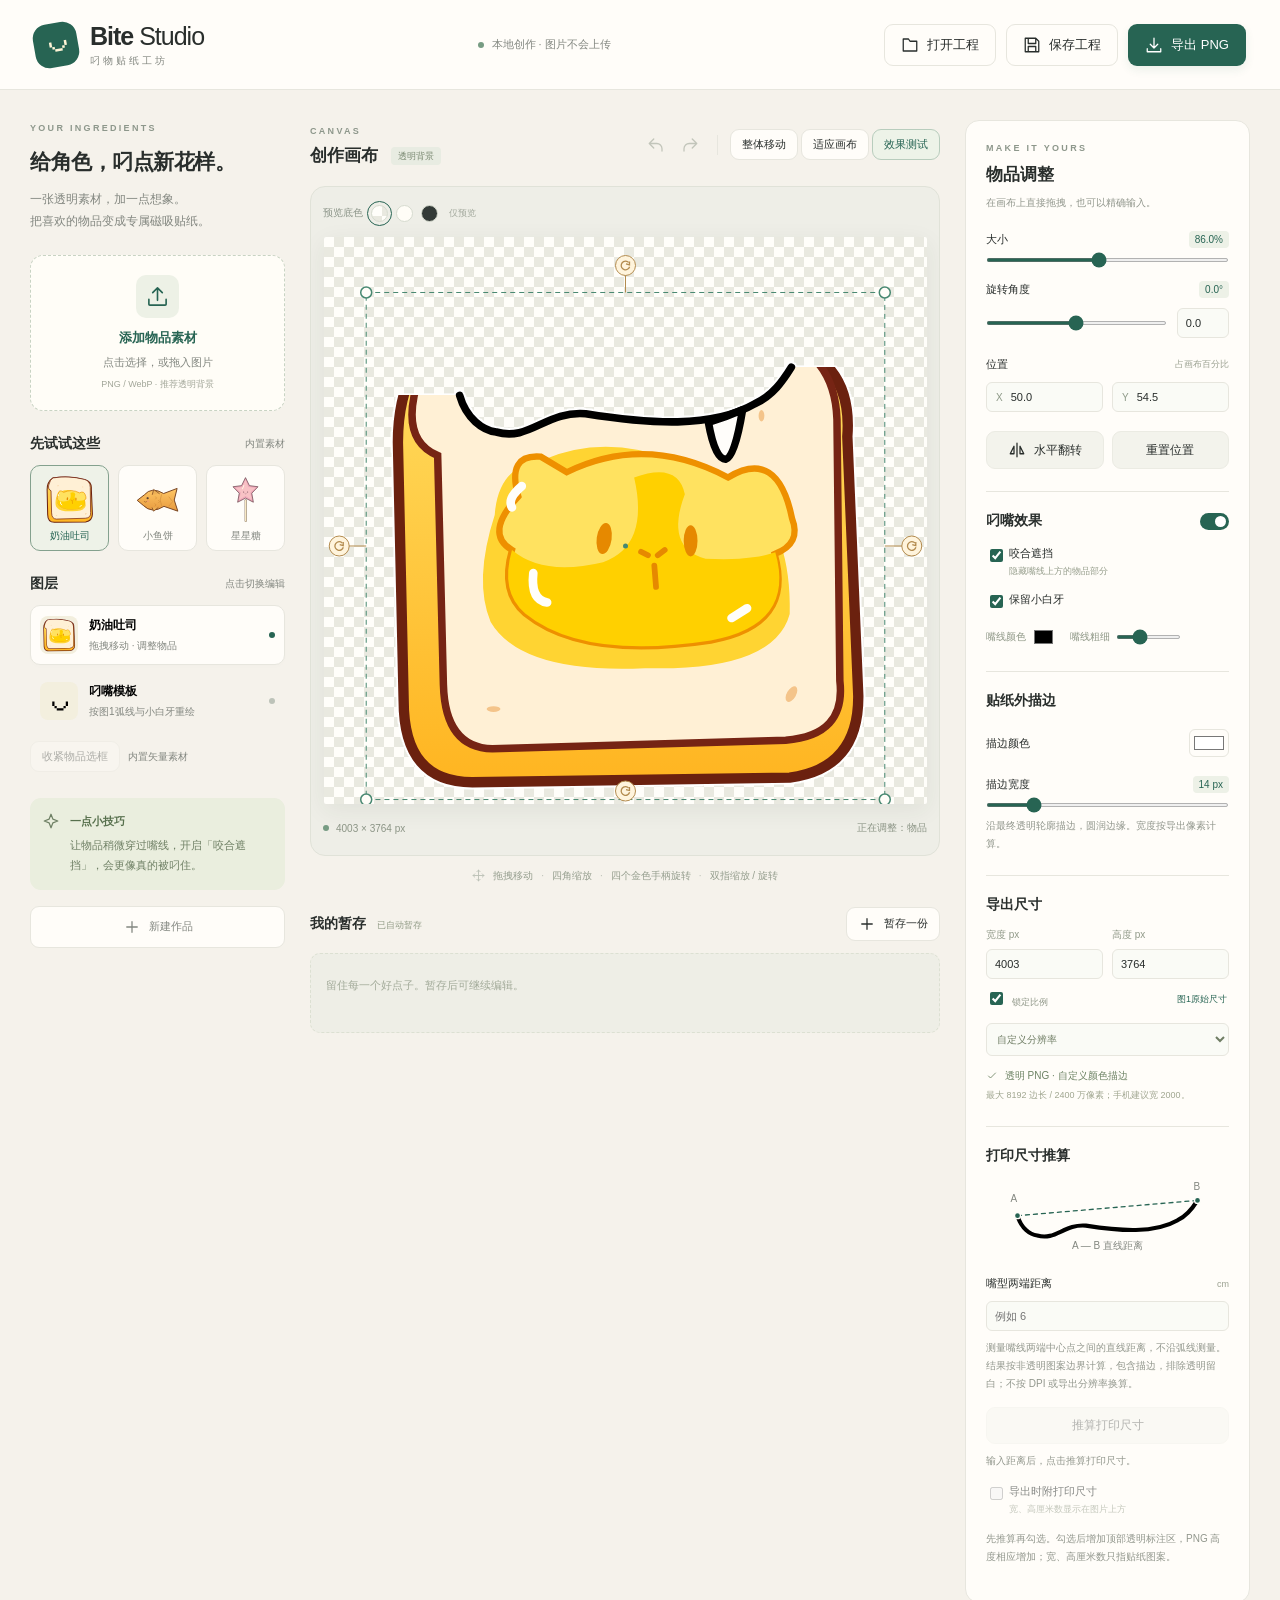
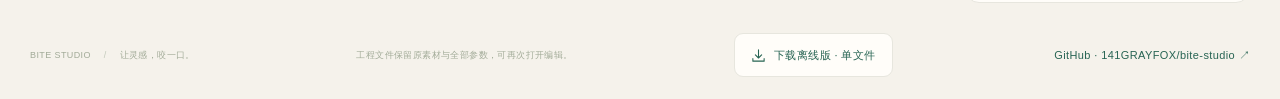
<file: docs/index.html>
<!doctype html>
<html lang="zh-CN"><head><meta charset="utf-8"><meta name="viewport" content="width=device-width, initial-scale=1, viewport-fit=cover"><meta name="theme-color" content="#f5f2eb"><title>Bite Studio · 叼物贴纸工坊</title><style>@charset "UTF-8";
.print-reference{width:100%;height:80px;margin-top:12px;color:var(--green);stroke-width:1.3;overflow:visible}
.print-reference .print-chord{stroke:var(--green);stroke-dasharray:4 4}
.print-reference circle{fill:var(--green);stroke:var(--paper)}
.print-reference text{fill:var(--muted);stroke:none;font-size:10px;font-family:var(--font)}
.print-settings>.button{width:100%}
.print-result{margin-top:14px;padding:13px 12px;background:#edf3e8;border:1px solid #dce6d7;border-radius:9px;color:var(--green)}
.print-result[hidden]{display:none}
.print-result>span{font-size:10px}
.print-result>div{display:flex;gap:8px 18px;flex-wrap:wrap;margin-top:10px;font-size:11px}
.print-result strong{font-size:19px;font-weight:600;font-variant-numeric:tabular-nums}
.print-settings input[aria-invalid="true"]{border-color:#b95c50}
.print-export{margin-top:18px}.print-export input:disabled+span{opacity:.55}#printExportHelp{line-height:1.8}
:root{--bg:#f5f2eb;--paper:#fffdf9;--ink:#292e2c;--muted:#838780;--line:#e7e6de;--green:#276453;--accent:#e9b972;--font:"Segoe UI","Microsoft YaHei",sans-serif}*{box-sizing:border-box}body{margin:0;background:var(--bg);color:var(--ink);font-family:var(--font);font-size:13px}button,input,select{font:inherit}button{cursor:pointer}button:disabled{opacity:.35;cursor:default}button:focus-visible,a:focus-visible,input:focus-visible,select:focus-visible,canvas:focus-visible{outline:2px solid var(--green);outline-offset:3px}button{transition:background .15s,transform .15s}button:hover:not(:disabled){filter:brightness(.97)}button:active:not(:disabled){transform:translateY(1px)}svg{width:18px;height:18px;display:block;fill:none;stroke:currentColor;stroke-width:1.7;stroke-linecap:round;stroke-linejoin:round}.topbar{height:90px;padding:0 34px;display:flex;align-items:center;justify-content:space-between;border-bottom:1px solid var(--line);gap:18px;background:var(--paper)}.brand{display:flex;gap:12px;align-items:center;text-decoration:none;color:var(--ink);font-size:25px;font-weight:700;letter-spacing:-1px}.brand-icon{height:44px;width:44px;background:var(--green);color:#fff4d6;border-radius:14px;display:grid;place-items:center;font-size:40px;font-weight:400;line-height:1;padding-bottom:15px;transform:rotate(-10deg)}.brand-light{font-weight:400}.brand small{display:block;font-size:10px;letter-spacing:3px;font-weight:400;color:var(--muted);margin-top:3px}.top-note{color:var(--muted);font-size:11px;display:flex;align-items:center;gap:8px}.dot{display:inline-block;width:6px;height:6px;border-radius:50%;background:#779c83}.top-actions{display:flex;gap:10px}.button{border:1px solid transparent;border-radius:9px;padding:11px 16px;display:inline-flex;align-items:center;justify-content:center;gap:8px;font-weight:500;white-space:nowrap;color:var(--ink);background:transparent}.button.primary{background:var(--green);color:white;box-shadow:0 4px 10px #27645316}.button.quiet{border-color:var(--line);background:var(--paper)}.button.secondary{background:#f3f3ec;border-color:#ebebe3;padding:9px 10px;font-size:12px}.button.small{padding:7px 11px;font-size:11px}.workspace{display:grid;grid-template-columns:255px minmax(320px,1fr) 285px;gap:25px;width:100%;margin:0 auto;padding:30px}.panel{padding:3px 0}.eyebrow{font-size:9px;letter-spacing:2.3px;color:#8d978b;font-weight:600}h1{font-size:21px;line-height:1.65;margin:12px 0 8px;font-weight:600;letter-spacing:-.5px}h2{font-size:14px;margin:0;font-weight:600}.intro{color:var(--muted);font-size:12px;line-height:1.9;margin:0 0 22px}.upload-card{width:100%;background:#fffdf7;border:1.5px dashed #c8d3c3;min-height:156px;border-radius:13px;display:flex;flex-direction:column;align-items:center;justify-content:center;gap:8px;color:var(--green)}.upload-card:hover{background:#f0f4e9;border-color:var(--green)}.upload-icon{background:#edf1e6;border-radius:10px;padding:10px;margin-bottom:3px}.upload-icon svg{width:23px;height:23px}.upload-card strong{font-size:13px}.upload-card span:not(.upload-icon){font-size:11px;color:var(--muted)}.upload-card small{color:#a2a699;font-size:9px}.section-line{display:flex;align-items:center;justify-content:space-between;margin:24px 0 12px;gap:8px}.section-line>span{font-size:10px;color:var(--muted)}.samples{display:grid;grid-template-columns:repeat(3,1fr);gap:9px}.sample{border:1px solid var(--line);background:var(--paper);border-radius:10px;padding:9px 5px 7px;display:flex;flex-direction:column;align-items:center;gap:5px;font-size:10px;color:var(--muted)}.sample img{width:51px;height:49px;object-fit:contain}.sample.selected{border-color:#84a18e;background:#eef2e8;color:var(--green)}.layer{border:1px solid transparent;width:100%;display:flex;align-items:center;gap:11px;background:transparent;padding:10px 9px;border-radius:10px;text-align:left;margin-bottom:6px}.layer.active{background:var(--paper);border-color:var(--line);box-shadow:0 2px 5px #33333303}.layer-thumb{flex:none;width:38px;height:38px;border-radius:8px;background:#f3efde;display:grid;place-items:center;overflow:hidden}.layer-thumb img{width:100%;height:100%;object-fit:contain}.mouth-thumb{font-size:36px;color:#000000;padding-bottom:12px}.layer strong{font-size:12px;font-weight:600;display:block;max-width:145px;white-space:nowrap;overflow:hidden;text-overflow:ellipsis}.layer small{display:block;font-size:10px;color:var(--muted);margin-top:5px}.layer-dot{width:6px;height:6px;background:#bdc3b9;border-radius:50%;margin-left:auto}.active .layer-dot{background:var(--green)}.tip{display:flex;gap:10px;margin-top:26px;padding:14px 12px;background:#eaeede;border-radius:11px;color:#6f8065}.tip svg{flex:none;width:18px}.tip p{font-size:11px;line-height:1.8;margin:0}.tip strong{display:block;margin-bottom:4px;color:#57704d;font-size:11px}.new-project{width:100%;margin-top:16px;font-size:11px;color:var(--muted)}.editor{min-width:0}.editor-heading{display:flex;align-items:center;justify-content:space-between;margin-bottom:17px;min-height:49px;flex-wrap:wrap;gap:10px}.editor-heading h2{margin-top:7px;font-size:17px}.tag{font-size:9px;background:#e8ece2;color:#7b8a73;padding:4px 7px;border-radius:4px;margin-left:8px;vertical-align:middle;font-weight:400}.history{display:flex;align-items:center;gap:3px}.icon-button{width:31px;height:31px;display:grid;place-items:center;background:transparent;border:0;border-radius:6px;color:#657361}.divider{width:1px;height:20px;background:var(--line);margin:0 9px}.canvas-area{background:#eeeee7;border:1px solid #e0e2d8;border-radius:15px;position:relative;padding:15px 12px 10px;overflow:hidden}.preview-controls{display:flex;align-items:center;gap:8px;color:#8c9589;font-size:10px;height:22px;margin-bottom:13px}.swatch{border:1px solid #d6dbcf;border-radius:50%;width:17px;height:17px;padding:0}.swatch.selected{outline:1.5px solid var(--green);outline-offset:3px}.checker{background-color:#fffefa;background-image:linear-gradient(45deg,#e9e9e0 25%,transparent 25%),linear-gradient(-45deg,#e9e9e0 25%,transparent 25%),linear-gradient(45deg,transparent 75%,#e9e9e0 75%),linear-gradient(-45deg,transparent 75%,#e9e9e0 75%);background-size:20px 20px;background-position:0 0,0 10px,10px -10px,-10px 0}.light{background:#fffdf7}.dark{background:#333a37}.preview-only{font-size:9px;margin-left:3px;color:#a3a99d}.stage-wrap{width:100%;aspect-ratio:var(--canvas-ratio,4003/3764);min-height:220px;max-height:1600px;display:flex;align-items:center;justify-content:center}.stage{position:relative;box-shadow:0 6px 25px #30372a12;border-radius:2px;overflow:hidden}.stage canvas{position:absolute;inset:0;width:100%;height:100%}#controls{touch-action:none;cursor:grab}#controls:active{cursor:grabbing}.canvas-caption{display:flex;justify-content:space-between;gap:10px;align-items:center;height:33px;margin-top:7px;color:#8c9586;font-size:10px}.canvas-caption>span:first-child{display:flex;gap:7px;align-items:center}.gesture-hint{display:flex;justify-content:center;align-items:center;gap:8px;color:#959e8e;font-size:10px;margin-top:13px;flex-wrap:wrap}.gesture-hint svg{width:13px;height:13px}.gesture-hint>span{color:#bcc1b6}.draft-section{margin-top:24px}.draft-section .section-line{margin-top:0}.save-status{font-size:9px;color:#929c87;font-weight:400;margin-left:7px}.drafts{display:flex;gap:10px;overflow:auto;padding-bottom:7px;min-height:87px}.empty{color:#a3ab9a;background:#eeeee6;border:1px dashed #dce0d2;border-radius:10px;width:100%;padding:24px 15px;font-size:11px;margin:0}.draft-card{position:relative;width:125px;flex:none;border:1px solid var(--line);border-radius:9px;background:var(--paper);overflow:hidden}.draft-card>button:first-child{width:100%;border:0;background:transparent;padding:6px;text-align:left}.draft-card img{width:100%;height:72px;object-fit:contain;background:#f3f1e8;border-radius:5px}.draft-card strong{display:block;font-size:10px;margin-top:5px;white-space:nowrap;text-overflow:ellipsis;overflow:hidden;font-weight:500}.draft-card small{font-size:9px;color:var(--muted)}.draft-delete{position:absolute;right:4px;top:4px;background:#fffdf9e0;border:0;border-radius:4px;color:#7a8472;padding:3px 6px}.settings{background:var(--paper);border:1px solid var(--line);border-radius:14px;padding:22px 20px;height:fit-content}.settings>h2{font-size:17px;margin-top:10px}.subtle{font-size:10px;color:#92978d;line-height:1.8;margin:8px 0 14px}.field{margin:19px 0}.field>label{display:flex;justify-content:space-between;align-items:center;font-size:11px;margin-bottom:10px}.field label>span{font-size:9px;color:#9ba191}output{font-size:10px;color:var(--green);background:#edf1e7;border-radius:4px;padding:3px 6px;font-variant-numeric:tabular-nums}input[type=range]{accent-color:var(--green);width:100%;height:4px;cursor:pointer;display:block;margin:10px 0}input[type=checkbox]{accent-color:var(--green);margin-right:6px}input[type=number]{border:1px solid var(--line);background:#fafbf6;border-radius:6px;min-width:0;width:100%;padding:8px;color:var(--ink);font-size:11px}input[type=number]::-webkit-inner-spin-button{opacity:0}.range-number{display:flex;gap:10px;align-items:center}.range-number>input[type=number]{width:64px}.two-fields{display:grid;grid-template-columns:1fr 1fr;gap:9px}.inline-input{display:flex;align-items:center;background:#fafbf6;border:1px solid var(--line);border-radius:6px;padding-left:9px;color:#8d9987;font-size:10px}.inline-input input{border:0;background:none}.two-buttons{display:flex;gap:8px}.two-buttons .button{flex:1}.settings-section{border-top:1px solid var(--line);padding-top:20px;margin-top:22px}.settings-section .section-line{margin:0 0 16px}.check-row{display:flex;align-items:start;font-size:11px;margin:14px 0}.check-row small{display:block;font-size:9px;color:#969e8c;margin-top:4px}.switch input{position:absolute;opacity:0;pointer-events:none}.switch>span{display:block;width:29px;height:17px;background:#d6dbc9;border-radius:10px;position:relative;cursor:pointer}.switch>span:before{content:"";position:absolute;width:11px;height:11px;border-radius:50%;background:white;left:3px;top:3px;transition:left .15s}.switch input:checked+span{background:var(--green)}.switch input:checked+span:before{left:15px}.mouth-options{display:flex;align-items:center;gap:15px;color:#8e9786;font-size:10px}.mouth-options>label{display:flex;align-items:center;gap:6px}.mouth-options input[type=color]{width:23px;height:22px;border:0;padding:0;background:none;cursor:pointer}.mouth-options input[type=range]{width:65px}.outline-color input[type=color]{width:40px;height:28px;border:1px solid var(--line);border-radius:6px;padding:2px;background:var(--paper);cursor:pointer}.settings-section .field{margin-bottom:7px}.dimension{font-size:10px;color:#909988;margin-top:14px}.dimension input{display:block;margin-top:7px}.size-tools{display:flex;justify-content:space-between;align-items:center;margin:10px 0 14px;font-size:9px;color:#8e9687}.text-button{border:0;background:transparent;padding:2px;color:var(--green);font-size:9px}select{width:100%;padding:9px 6px;background:#fafbf6;border:1px solid var(--line);border-radius:6px;color:#6f7d64;font-size:10px}.export-note{font-size:10px;color:#6d8364;line-height:1.9;margin-bottom:0}.export-note svg{width:12px;height:12px;display:inline-block;vertical-align:middle;margin-right:4px}.export-note small{font-size:9px;color:#a0a690}.drop-overlay{position:absolute;inset:0;background:#e9f0e3e8;border:3px dashed #527761;border-radius:15px;display:none;place-items:center;font-size:20px;color:var(--green);z-index:3}.drop-overlay.show{display:grid}footer{max-width:1640px;margin:auto;padding:0 30px 22px;display:flex;justify-content:space-between;font-size:9px;color:#a2ab98;letter-spacing:.4px}.footer-dot{margin:0 10px;color:#c2c9ba}#toast{position:fixed;bottom:25px;left:50%;transform:translate(-50%,20px);padding:12px 20px;border-radius:9px;background:#293f35;color:#fff;box-shadow:0 8px 25px #0002;opacity:0;pointer-events:none;transition:opacity .2s,transform .2s;z-index:20;max-width:90vw;font-size:12px;line-height:1.7}#toast.show{opacity:1;transform:translate(-50%,0)}.export-progress{position:fixed;inset:0;background:#f5f2ebc9;backdrop-filter:blur(8px);z-index:30;display:grid;place-items:center}.export-progress[hidden]{display:none}.export-progress>div{background:var(--paper);padding:35px 45px;border-radius:18px;border:1px solid var(--line);text-align:center;box-shadow:0 15px 60px #0001}.export-progress h2{font-size:17px;margin:18px 0 10px}.export-progress p{color:var(--muted);font-size:12px}.spinner{display:inline-block;width:30px;height:30px;border:3px solid #dce5d4;border-top-color:var(--green);border-radius:50%;animation:spin .9s linear infinite}@keyframes spin{to{transform:rotate(360deg)}}
@media(min-width:1550px){.workspace{grid-template-columns:280px minmax(320px,1fr) 310px;gap:35px}}
@media(max-width:1150px){.workspace{grid-template-columns:210px minmax(280px,1fr) 250px;gap:17px;padding:23px 20px}.topbar{padding:0 22px}.top-note{display:none}.settings{padding:18px 15px}.topbar{height:80px}.gesture-hint{font-size:9px;gap:5px}h1{font-size:18px}.sample img{width:43px}.two-buttons{gap:5px}.two-buttons .button{font-size:10px;padding:9px 5px}}
@media(max-width:950px){.workspace{grid-template-columns:190px minmax(280px,1fr);gap:20px}.settings{grid-column:1/-1;display:grid;grid-template-columns:1fr 1fr;gap:0 25px}.settings>.eyebrow,.settings>h2,.settings>.subtle{grid-column:1/-1}.settings-section{margin:10px 0}.top-actions .quiet span:not([data-icon]){display:none}.layer strong{max-width:110px}}
@media(max-width:640px){.topbar{height:72px;padding:0 15px;gap:8px}.brand{font-size:20px;gap:8px}.brand-icon{width:33px;height:33px;font-size:30px;padding-bottom:13px;border-radius:10px}.brand small{font-size:8px;letter-spacing:2px}.top-actions{gap:5px}.top-actions .button{padding:9px}.top-actions .primary{font-size:11px}.top-actions svg{width:16px;height:16px}.workspace{display:flex;flex-direction:column;padding:20px 15px;gap:20px}.materials{display:grid;grid-template-columns:1fr 1fr;gap:10px}.materials>.eyebrow,.materials>h1,.materials>.intro,.materials>.tip,.materials>.section-line,.materials>.new-project{display:none}.upload-card{grid-row:1;min-height:104px;padding:8px}.upload-icon{display:none}.samples{align-items:stretch;gap:5px}.sample{min-width:0;font-size:9px}.sample img{width:35px;height:49px}.layer{margin:0;padding:8px 5px}.layer small{font-size:9px}.layer strong{max-width:110px}.layer-thumb{width:29px;height:29px}.editor-heading{margin-bottom:12px}.editor-heading h2{font-size:15px}.editor-heading .tag{font-size:8px}.history .divider{margin:0 3px}.canvas-area{padding:12px 12px 5px}.stage-wrap{max-height:80vh}.gesture-hint{font-size:9px}.settings{display:block;padding:20px}.settings-section{margin-top:22px}.settings .field{margin:17px 0}.settings>.subtle{margin-bottom:18px}.draft-section{margin-top:20px}.save-status{display:block;margin:5px 0 0;font-size:9px}footer{padding:0 15px 20px;font-size:8px}footer>.footer-note{display:none}.export-progress>div{padding:30px 25px}.canvas-caption{font-size:9px}.preview-controls{font-size:9px}}
@media(prefers-reduced-motion:reduce){*{transition:none!important}.spinner{animation:none}}
dialog{border:1px solid var(--line);border-radius:16px;padding:28px;background:var(--paper);color:var(--ink);width:min(410px,90vw);box-shadow:0 20px 80px #0002}dialog::backdrop{background:#293a3260;backdrop-filter:blur(3px)}dialog h2{font-size:18px}dialog p{font-size:12px;color:var(--muted);line-height:1.8;margin:12px 0 20px}dialog input[type=text]{width:100%;border:1px solid var(--line);background:#f8faf4;border-radius:7px;padding:12px;font:inherit;color:var(--ink)}.dialog-actions{display:flex;gap:10px;justify-content:flex-end;margin-top:24px}

#moveTogether[aria-pressed="true"]{background:var(--green);border-color:var(--green);color:white}.history{flex-wrap:wrap;justify-content:flex-end}@media(max-width:640px){.editor-heading .history{width:100%}}
.bounds-tools{display:flex;align-items:center;flex-wrap:wrap;gap:8px;margin-top:10px}.bounds-tools small{color:var(--muted);font-size:10px;line-height:1.6}@media(max-width:640px){.bounds-tools{grid-column:1/-1;margin-top:0}}

footer{align-items:center;gap:12px;flex-wrap:wrap}.github-link{display:inline-flex;align-items:center;min-height:44px;color:var(--green);font-size:11px;text-decoration:none;font-weight:500}.github-link:hover{text-decoration:underline}
.offline-download{min-height:44px;color:var(--green);font-size:11px;text-decoration:none}.offline-download svg{width:15px;height:15px}.offline-download:hover{background:#edf3e8}

#testSticker{border-color:#b8cdbd;background:#edf3e8;color:var(--green)}
#mockupDialog{width:min(1060px,calc(100vw - 32px));max-height:calc(100dvh - 32px);padding:24px;overflow:auto}
.mockup-heading,.mockup-toolbar,.mockup-bottom{display:flex;justify-content:space-between;align-items:center;gap:12px;flex-wrap:wrap}
.mockup-heading h2{margin-top:7px;font-size:21px}
#mockupDescription{margin:12px 0 18px}
.mockup-toolbar{justify-content:flex-start;margin-bottom:14px}
.mockup-layers{display:flex;gap:8px;margin-bottom:12px}
.mockup-layers [aria-pressed="true"]{background:var(--green);border-color:var(--green);color:white}
.mockup-fields .mockup-field-name{font-size:11px;color:var(--ink)}
#mockupSize{margin-left:auto;color:var(--muted);font-size:11px}
.mockup-view{height:min(53vh,530px);min-height:180px;display:flex;align-items:center;justify-content:center;overflow:hidden;border:1px solid var(--line);border-radius:12px}
.mockup-empty{display:flex;flex-direction:column;align-items:center;gap:15px;padding:25px;text-align:center;color:var(--muted);font-size:12px}
.mockup-empty strong{font-size:18px;color:var(--green)}
.mockup-empty small{font-size:10px}
#mockupEmpty[hidden],#mockupStage[hidden]{display:none}
#mockupStage{position:relative;flex:none;box-shadow:0 4px 24px #0002}
#mockupStage canvas{position:absolute;inset:0;width:100%;height:100%}
#mockupControls{touch-action:none;cursor:grab}
#mockupControls:active{cursor:grabbing}
.mockup-fields{display:grid;grid-template-columns:1fr 1fr;gap:25px}
.mockup-fields .field{margin:18px 0 8px}
.mockup-fields .range-number>input[type=number]{width:76px}
#mockupDialog .mockup-hint{margin:8px 0 15px;font-size:10px}
#mockupStatus{margin:0;flex:1;min-width:160px;font-size:11px;color:var(--green)}
#mockupDialog .mockup-note{margin:13px 0 0;font-size:10px}
@media(min-width:951px){
  #mockupDialog{width:80vw;height:80dvh;max-width:none;max-height:80dvh}
  #mockupDialog[open]{display:grid;grid-template-columns:minmax(0,1fr) 250px;grid-template-rows:auto auto auto minmax(150px,1fr) auto auto auto;grid-template-areas:"heading heading" "description description" "toolbar layers" "view fields" "view hint" "view bottom" "note note";column-gap:22px}
  .mockup-heading{grid-area:heading}
  #mockupDescription{grid-area:description}
  .mockup-toolbar{grid-area:toolbar}
  .mockup-layers{grid-area:layers;align-items:center}
  .mockup-view{grid-area:view;height:auto;min-height:180px}
  .mockup-fields{grid-area:fields;display:flex;flex-direction:column;gap:8px;align-self:start}
  .mockup-fields .field{margin:8px 0}
  #mockupDialog .mockup-hint{grid-area:hint}
  .mockup-bottom{grid-area:bottom;flex-direction:column;align-items:stretch;gap:12px}
  #mockupStatus{min-width:0;flex:none}
  #mockupDialog .mockup-note{grid-area:note}
}
@media(max-width:640px){#mockupDialog{width:calc(100vw - 16px);max-height:calc(100dvh - 16px);padding:16px}.mockup-heading h2{font-size:18px}.mockup-toolbar{gap:8px}.mockup-toolbar .button{font-size:11px;padding:10px}.mockup-view{height:42vh;min-height:160px}.mockup-fields{gap:14px}.mockup-fields .range-number{gap:5px}.mockup-fields .range-number>input[type=number]{width:59px}#mockupDialog .mockup-hint{line-height:1.8}.mockup-empty{gap:12px;padding:18px}.mockup-empty strong{font-size:16px}}
</style></head>
<body>
<header class="topbar"><a class="brand" href="#"><span class="brand-icon">◡</span><span>Bite<span class="brand-light"> Studio</span><small>叼物贴纸工坊</small></span></a><div class="top-note"><span class="dot"></span> 本地创作 · 图片不会上传</div><div class="top-actions"><button id="openProject" class="button quiet"><span data-icon="folder"></span><span>打开工程</span></button><button id="saveProject" class="button quiet"><span data-icon="save"></span><span>保存工程</span></button><button id="export" class="button primary"><span data-icon="download"></span><span>导出 PNG</span></button></div></header>
<main class="workspace">
<aside class="materials panel"><div class="eyebrow">YOUR INGREDIENTS</div><h1>给角色，叼点新花样。</h1><p class="intro">一张透明素材，加一点想象。<br>把喜欢的物品变成专属磁吸贴纸。</p>
<button id="upload" class="upload-card"><span class="upload-icon" data-icon="upload"></span><strong>添加物品素材</strong><span>点击选择，或拖入图片</span><small>PNG / WebP · 推荐透明背景</small></button>
<div class="section-line"><h2>先试试这些</h2><span>内置素材</span></div><div id="samples" class="samples"></div>
<div class="section-line"><h2>图层</h2><span>点击切换编辑</span></div><button class="layer active" id="objectLayer"><span class="layer-thumb" id="sourceThumb"></span><span><strong id="sourceName">奶油吐司</strong><small>拖拽移动 · 调整物品</small></span><span class="layer-dot"></span></button><button class="layer" id="mouthLayer"><span class="layer-thumb mouth-thumb">◡</span><span><strong>叼嘴模板</strong><small>按图1弧线与小白牙重绘</small></span><span class="layer-dot"></span></button>
<div class="bounds-tools"><button id="tightenBounds" class="button quiet small" title="按可见物品重新检测边界，排除外围透明留白">收紧物品选框</button><small id="boundsInfo"></small></div>
<div class="tip"><span data-icon="spark"></span><p><strong>一点小技巧</strong>让物品稍微穿过嘴线，开启「咬合遮挡」，会更像真的被叼住。</p></div><button id="newProject" class="button quiet new-project"><span data-icon="plus"></span> 新建作品</button></aside>
<section class="editor"><div class="editor-heading"><div><span class="eyebrow">CANVAS</span><h2>创作画布 <span class="tag">透明背景</span></h2></div><div class="history"><button id="undo" class="icon-button" title="撤销 Ctrl+Z" aria-label="撤销"><span data-icon="undo"></span></button><button id="redo" class="icon-button" title="重做 Ctrl+Shift+Z" aria-label="重做"><span data-icon="redo"></span></button><span class="divider"></span><button id="moveTogether" class="button quiet small" aria-pressed="false" title="开启后，拖动画布会同时移动嘴部和物品">整体移动</button><button id="fit" class="button quiet small">适应画布</button><button id="testSticker" class="button quiet small" title="将当前贴纸贴到照片上查看效果">效果测试</button></div></div>
<div class="canvas-area" id="canvasArea"><div class="preview-controls"><span>预览底色</span><button data-bg="checker" class="swatch checker selected" aria-label="透明网格"></button><button data-bg="light" class="swatch light" aria-label="浅色"></button><button data-bg="dark" class="swatch dark" aria-label="深色"></button><span class="preview-only">仅预览</span></div><div class="stage-wrap" id="stageWrap"><div id="stage" class="stage checker"><canvas id="art"></canvas><canvas id="controls" tabindex="0" aria-label="编辑画布，拖拽物品，四角缩放，四个金色手柄旋转，旋转手柄始终位于画布内"></canvas></div></div><div class="canvas-caption"><span><span class="dot"></span><span id="resolutionLabel">4003 × 3764 px</span></span><span id="selectionLabel">正在调整：物品</span></div><div id="dropOverlay" class="drop-overlay">松开，添加你的物品</div></div>
<div id="gestureHint" class="gesture-hint" title="按住 Alt 在画布任意位置拖动旋转；Alt + 滚轮缩放"><span data-icon="move"></span> 拖拽移动 <span>·</span> 四角缩放 <span>·</span> 四个金色手柄旋转 <span>·</span> 双指缩放 / 旋转</div>
<section class="draft-section"><div class="section-line"><h2>我的暂存 <span id="saveStatus" class="save-status">自动暂存准备中</span></h2><button id="saveDraft" class="button quiet small"><span data-icon="plus"></span> 暂存一份</button></div><div id="drafts" class="drafts"><p class="empty">留住每一个好点子。暂存后可继续编辑。</p></div></section></section>
<aside class="settings panel"><div class="eyebrow">MAKE IT YOURS</div><h2 id="settingsTitle">物品调整</h2><p class="subtle" id="settingsHelp">在画布上直接拖拽，也可以精确输入。</p>
<div class="field"><label for="scale">大小 <output id="scaleValue"></output></label><input id="scale" type="range" min="5" max="180" step="0.5"></div><div class="field"><label for="angle">旋转角度 <output id="angleValue"></output></label><div class="range-number"><input id="angle" type="range" min="-180" max="180" step="0.1"><input id="angleNumber" type="number" min="-180" max="180" step="0.1" aria-label="旋转角度精确值"></div></div><div class="field"><label>位置 <span>占画布百分比</span></label><div class="two-fields"><label class="inline-input">X<input id="posX" type="number" min="-100" max="200" step="0.1"></label><label class="inline-input">Y<input id="posY" type="number" min="-100" max="200" step="0.1"></label></div></div><div class="two-buttons"><button id="flip" class="button secondary"><span data-icon="flip"></span> 水平翻转</button><button id="resetTransform" class="button secondary">重置位置</button></div>
<div class="settings-section"><div class="section-line"><h2>叼嘴效果</h2><label class="switch"><input id="mouthVisible" type="checkbox" checked><span></span></label></div><label class="check-row"><input id="bite" type="checkbox" checked><span>咬合遮挡<small>隐藏嘴线上方的物品部分</small></span></label><label class="check-row"><input id="tooth" type="checkbox" checked><span>保留小白牙</span></label><div class="mouth-options"><label>嘴线颜色<input id="mouthColor" type="color" value="#000000"></label><label>嘴线粗细<input id="mouthWeight" type="range" min="0.005" max="0.06" step="0.001" value="0.023"></label></div></div>
<div class="settings-section"><h2>贴纸外描边</h2><div class="field outline-color"><label for="outlineColor">描边颜色<input id="outlineColor" type="color" value="#ffffff"></label></div><div class="field"><label for="outline">描边宽度 <output id="outlineValue"></output></label><input id="outline" type="range" min="0" max="80" step="1" value="14"></div><p class="subtle">沿最终透明轮廓描边，圆润边缘。宽度按导出像素计算。</p></div>
<div class="settings-section"><h2>导出尺寸</h2><div class="two-fields"><label class="dimension">宽度 px<input id="width" type="number" min="64" max="8192" value="4003"></label><label class="dimension">高度 px<input id="height" type="number" min="64" max="8192" value="3764"></label></div><div class="size-tools"><label><input id="lockRatio" type="checkbox" checked> 锁定比例</label><button id="originalSize" class="text-button">图1原始尺寸</button></div><select id="sizePreset" aria-label="分辨率预设"><option value="">自定义分辨率</option value="original">图1原尺寸 · 4003 × 3764</option><option value="2000">轻量高清 · 宽 2000</option><option value="1000">快速预览 · 宽 1000</option><option value="square">正方形 · 2048 × 2048</option></select><p class="export-note"><span data-icon="check"></span> 透明 PNG · 自定义颜色描边<br><small>最大 8192 边长 / 2400 万像素；手机建议宽 2000。</small></p></div>
<div class="settings-section print-settings"><h2>打印尺寸推算</h2>
<svg class="print-reference" viewBox="0 0 230 80" role="img" aria-label="测量经典嘴线左右端点 A、B 之间的直线距离"><path d="M -.5 -.035 C -.48 .035 -.43 .07 -.39 .075 C -.29 .105 -.24 .01 -.12 .02 C .07 .05 .26 .065 .39 -.01 C .445 -.035 .475 -.08 .5 -.12" transform="translate(115 45) scale(180)" stroke="#000000" stroke-width=".023"/><path d="M25 38.7 205 23.4" class="print-chord"/><circle cx="25" cy="38.7" r="3"/><circle cx="205" cy="23.4" r="3"/><text x="18" y="25">A</text><text x="201" y="13">B</text><text x="115" y="72" text-anchor="middle">A — B 直线距离</text></svg>
<div class="field"><label for="mouthDistanceCm">嘴型两端距离 <span>cm</span></label><input id="mouthDistanceCm" type="number" min="0" step="any" inputmode="decimal" placeholder="例如 6" aria-describedby="printHelp printStatus"></div>
<p class="subtle" id="printHelp">测量嘴线两端中心点之间的直线距离，不沿弧线测量。结果按非透明图案边界计算，包含描边，排除透明留白；不按 DPI 或导出分辨率换算。</p>
<button id="calculatePrintSize" class="button secondary" type="button" disabled>推算打印尺寸</button>
<div id="printResult" class="print-result" hidden><span>图案打印尺寸 · 约</span><div><span>宽 <strong id="printWidth"></strong> cm</span><span>高 <strong id="printHeight"></strong> cm</span></div></div>
<p id="printStatus" class="subtle" role="status" aria-live="polite">输入距离后，点击推算打印尺寸。</p>
<label class="check-row print-export"><input id="includePrintSize" type="checkbox" disabled aria-describedby="printExportHelp"><span>导出时附打印尺寸<small>宽、高厘米数显示在图片上方</small></span></label>
<p id="printExportHelp" class="subtle">先推算再勾选。勾选后增加顶部透明标注区，PNG 高度相应增加；宽、高厘米数只指贴纸图案。</p>
</div>
</aside></main>
<footer><span>BITE STUDIO <span class="footer-dot">/</span> 让灵感，咬一口。</span><span class="footer-note">工程文件保留原素材与全部参数，可再次打开编辑。</span><a class="button quiet offline-download" href="https://bite-studio.pages.dev/download/BiteStudio.html" download="BiteStudio.html" title="仅一个 HTML 文件，下载后用浏览器打开；无需解压、安装或联网"><span data-icon="download"></span>下载离线版 · 单文件</a><a class="github-link" href="https://github.com/141GRAYFOX/bite-studio" target="_blank" rel="noopener noreferrer" title="查看项目源代码与使用说明">GitHub · 141GRAYFOX/bite-studio ↗</a></footer>
<dialog id="studioDialog"><form id="dialogForm"><h2 id="dialogTitle"></h2><p id="dialogDescription"></p><input id="dialogName" type="text" maxlength="80" aria-label="暂存名称"><div class="dialog-actions"><button id="dialogCancel" type="button" class="button quiet">取消</button><button id="dialogConfirm" type="submit" class="button primary">暂存</button></div></form></dialog>
<dialog id="mockupDialog" aria-labelledby="mockupTitle" aria-describedby="mockupDescription">
<div class="mockup-heading"><div><span class="eyebrow">TRY IT ON</span><h2 id="mockupTitle">贴纸效果测试</h2></div><button id="mockupClose" class="button quiet small" type="button">返回编辑</button></div>
<p id="mockupDescription">把当前贴纸贴到你的照片上，看看实际效果。每次打开时会重新合成当前作品。</p>
<div class="mockup-toolbar"><button id="mockupUpload" class="button primary" type="button">上传 / 更换背景图</button><button id="mockupReset" class="button quiet" type="button" disabled>重置贴纸位置</button><span id="mockupSize"></span></div>
<div class="mockup-layers" role="group" aria-label="选择要调整的图层"><button id="mockupStickerLayer" class="button quiet small" type="button" aria-pressed="true" disabled>调整贴纸</button><button id="mockupBackgroundLayer" class="button quiet small" type="button" aria-pressed="false" disabled>调整背景</button></div>
<div id="mockupView" class="mockup-view checker"><div id="mockupEmpty" class="mockup-empty"><strong>选张照片，试试贴在哪里</strong><span>车身、电脑、杯子……都可以成为你的背景。</span><button id="mockupEmptyUpload" class="button primary" type="button">上传背景图</button><small>PNG / JPEG / WebP · 也可拖入图片</small></div><div id="mockupStage" hidden><canvas id="mockupArt"></canvas><canvas id="mockupControls" tabindex="0" aria-label="效果测试画布：拖动移动贴纸，四角缩放，金色手柄旋转，双指缩放旋转，方向键微调"></canvas></div></div>
<div class="mockup-fields"><div class="field"><label for="mockupScale"><span id="mockupScaleLabel" class="mockup-field-name">贴纸大小</span><span>相对画布宽度 %</span></label><div class="range-number"><input id="mockupScale" type="range" min="1" max="500" step="0.1" disabled><input id="mockupScaleNumber" type="number" min="1" max="500" step="0.1" aria-label="效果测试贴纸大小百分比" disabled></div></div><div class="field"><label for="mockupAngle">旋转角度 <span>°</span></label><div class="range-number"><input id="mockupAngle" type="range" min="-180" max="180" step="0.1" disabled><input id="mockupAngleNumber" type="number" min="-180" max="180" step="0.1" aria-label="效果测试贴纸旋转角度" disabled></div></div></div>
<p class="mockup-hint">拖动移动 · 四角缩放 · 金色手柄旋转 · 滚轮缩放 · 双指缩放 / 旋转</p>
<div class="mockup-bottom"><p id="mockupStatus" role="status" aria-live="polite"></p><button id="mockupSave" class="button primary" type="button" disabled>保存效果图</button></div>
<p class="mockup-note">图片仅在当前浏览器内处理。背景与贴纸可独立调整，不影响原作品。画布边界固定，背景移开后的空白导出为透明；测试设置仅在本次页面中保留。</p>
<input id="mockupFile" type="file" accept="image/png,image/jpeg,image/webp" hidden>
</dialog>
<input type="file" id="imageFile" accept="image/png,image/webp,image/jpeg" hidden><input type="file" id="projectFile" accept=".bite,.json" hidden><div id="toast" role="status" aria-live="polite"></div><div id="exportProgress" class="export-progress" hidden><div><span class="spinner"></span><h2>正在制作你的贴纸</h2><p id="progressText">高质量渲染中…</p><button id="cancelExport" class="button secondary">取消导出</button></div></div>
<script>
(function (root) {
  'use strict';
  function createRenderer() {
    const lip = 'M -.5 -.035 C -.48 .035 -.43 .07 -.39 .075 C -.29 .105 -.24 .01 -.12 .02 C .07 .05 .26 .065 .39 -.01 C .445 -.035 .475 -.08 .5 -.12';
    const tooth = 'M .25 .046 Q .27 .16 .303 .157 Q .33 .15 .353 .008 Q .303 .03 .25 .046 Z';
    // Lip centreline endpoints: calibrate against the chord, not the curve length.
    function mouthSpan(s) { return s.mouth.scale * s.width * Math.hypot(1, .085); }
    function printSize(s, bounds, distanceCm) {
      if (!Number.isFinite(distanceCm) || distanceCm <= 0) throw new Error('请输入大于 0 的嘴型端点距离。');
      const span = mouthSpan(s), cmPerPixel = distanceCm / span;
      if (!Number.isFinite(span) || span <= 0 || !bounds || bounds.width <= 0 || bounds.height <= 0) throw new Error('无法测量当前图案。');
      const width = bounds.width * cmPerPixel, height = bounds.height * cmPerPixel;
      if (!Number.isFinite(width) || !Number.isFinite(height)) throw new Error('输入距离过大，请减小数值。');
      return {width, height};
    }
    function formatCm(value) { return value<.01?'< 0.01':value.toLocaleString('zh-CN',{minimumFractionDigits:2,maximumFractionDigits:2}); }
    function printLabelLayout(width,height,size) {
      if(!size||![size.width,size.height].every(v=>Number.isFinite(v)&&v>0))throw new Error('打印尺寸无效，请重新推算。');
      const headerHeight=Math.max(24,Math.ceil(width*.06)),outputHeight=height+headerHeight;
      if(width>8192||outputHeight>8192||width*outputHeight>24000000)throw new Error('附加标注后超过 8192 边长或 2400 万像素，请降低导出分辨率。');
      return {width,height:outputHeight,headerHeight,fontSize:Math.max(8,Math.round(width*.022)),text:'宽 '+formatCm(size.width)+' cm  ×  高 '+formatCm(size.height)+' cm'};
    }
    function addPrintLabel(sticker,size) {
      const layout=printLabelLayout(sticker.width,sticker.height,size),out=canvas(layout.width,layout.height),ctx=out.getContext('2d');
      // Only text occupies the added transparent strip; the sticker pixels are untouched.
      ctx.drawImage(sticker,0,layout.headerHeight);
      ctx.font='600 '+layout.fontSize+'px "Microsoft YaHei", "Noto Sans CJK SC", sans-serif';
      ctx.textAlign='center';ctx.textBaseline='middle';ctx.lineJoin='round';
      const x=layout.width/2,y=layout.headerHeight/2,maxWidth=Math.max(1,layout.width-Math.max(8,layout.width*.04));
      ctx.lineWidth=Math.max(1,layout.fontSize*.09);ctx.strokeStyle='#ffffff';ctx.fillStyle='#17251f';
      ctx.strokeText(layout.text,x,y,maxWidth);ctx.fillText(layout.text,x,y,maxWidth);
      return out;
    }
    async function printBounds(s, image, {cancelled}={}) {
      // A fixed measurement precision avoids tying cm values to export raster rounding.
      // The longest side stays bounded even for very tall or wide canvases.
      const factor=4003/Math.max(s.width,s.height),width=Math.max(1,Math.round(s.width*factor)),height=Math.max(1,Math.round(s.height*factor));
      const measured={...s,width,height,outline:s.outline*width/s.width};let c;
      try{
        c=await render(measured,image,{cooperative:true,cancelled});
        if(cancelled&&cancelled())throw new Error('已取消渲染');
        const b=await visibleBounds(c,{alphaThreshold:0}),k=s.width/width;
        return {x:b.x*k,y:b.y*k,width:b.width*k,height:b.height*k};
      }finally{if(c)c.width=c.height=1;}
    }
    function canvas(w, h) {
      if (typeof OffscreenCanvas !== 'undefined') return new OffscreenCanvas(w, h);
      const c = document.createElement('canvas'); c.width = w; c.height = h; return c;
    }
    async function decode(src) {
      if (typeof createImageBitmap === 'function') {
        try { return await createImageBitmap(await (await fetch(src)).blob()); } catch (_) { /* SVG fallback in browsers */ }
      }
      if (typeof Image === 'undefined') throw new Error('当前浏览器无法解码素材，请使用新版 Chrome 或 Edge。');
      return new Promise((resolve, reject) => { const i = new Image(); i.onload = () => resolve(i); i.onerror = () => reject(new Error('图片无法读取')); i.src = src; });
    }
    async function visibleBounds(image, {alphaThreshold=8}={}) {
      const w=image.width,h=image.height,rows=Math.min(128,h),c=canvas(w,rows),ctx=c.getContext('2d',{willReadFrequently:true});
      let left=w,top=h,right=-1,bottom=-1,allLeft=w,allTop=h,allRight=-1,allBottom=-1;
      // Inspect bounded strips instead of allocating another full-resolution image.
      for(let y=0;y<h;y+=rows){
        const count=Math.min(rows,h-y);ctx.clearRect(0,0,w,rows);ctx.drawImage(image,0,y,w,count,0,0,w,count);
        const data=ctx.getImageData(0,0,w,count).data;
        for(let row=0;row<count;row++)for(let x=0;x<w;x++){
          const alpha=data[(row*w+x)*4+3];if(!alpha)continue;
          if(x<allLeft)allLeft=x;if(x>allRight)allRight=x;if(y+row<allTop)allTop=y+row;if(y+row>allBottom)allBottom=y+row;
          if(alpha<=alphaThreshold)continue;
          if(x<left)left=x;if(x>right)right=x;if(y+row<top)top=y+row;if(y+row>bottom)bottom=y+row;
        }
        await new Promise(resolve=>setTimeout(resolve,0));
      }
      c.width=c.height=1;
      if(allRight<allLeft)throw new Error('这张图片完全透明，没有可以编辑的物品。');
      // Invisible fringe must not enlarge handles; retain deliberately faint artwork.
      if(right<left){left=allLeft;top=allTop;right=allRight;bottom=allBottom;}
      return {x:left,y:top,width:right-left+1,height:bottom-top+1};
    }
    function crop(s,image){return s.bounds||{x:0,y:0,width:image.width,height:image.height};}
    function reframeBounds(s,image,bounds){
      const before=crop(s,image),t=s.object,pixelsPerSource=t.scale*s.width/before.width;
      const dx=(bounds.x+bounds.width/2-before.x-before.width/2)*pixelsPerSource*(t.flip?-1:1);
      const dy=(bounds.y+bounds.height/2-before.y-before.height/2)*pixelsPerSource,a=t.angle*Math.PI/180;
      s.object={...t,x:t.x+(dx*Math.cos(a)-dy*Math.sin(a))/s.width,y:t.y+(dx*Math.sin(a)+dy*Math.cos(a))/s.height,scale:t.scale*bounds.width/before.width};
      s.bounds={...bounds};
    }
    function objectSize(s, image) { const b=crop(s,image);return { w: s.object.scale, h: s.object.scale * (b.height / b.width) * s.width / s.height }; }
    function paint(ctx, s, image, w, h) {
      ctx.clearRect(0, 0, w, h); ctx.imageSmoothingEnabled = true; ctx.imageSmoothingQuality = 'high';
      ctx.save(); ctx.scale(w / s.width, h / s.height);
      if (s.mouth.bite && s.mouth.visible) {
        ctx.save(); ctx.translate(s.mouth.x * s.width, s.mouth.y * s.height); ctx.rotate(s.mouth.angle * Math.PI / 180);
        ctx.scale(s.mouth.scale * s.width, s.mouth.scale * s.width);
        // Continue the curve to both sides, retaining only the object below the lips.
        ctx.clip(new Path2D('M -100 -.035 L -.5 -.035 ' + lip.slice(lip.indexOf('C')) + ' L 100 -.12 L 100 100 L -100 100 Z'));
        ctx.setTransform(w / s.width, 0, 0, h / s.height, 0, 0);
      }
      ctx.save(); ctx.translate(s.object.x * s.width, s.object.y * s.height); ctx.rotate(s.object.angle * Math.PI / 180);
      ctx.scale(s.object.flip ? -1 : 1, 1);
      const b=crop(s,image),ow = s.object.scale * s.width, oh = ow * b.height / b.width;
      ctx.drawImage(image,b.x,b.y,b.width,b.height, -ow / 2, -oh / 2, ow, oh); ctx.restore();
      if (s.mouth.bite && s.mouth.visible) ctx.restore();
      if (s.mouth.visible) {
        ctx.save(); ctx.translate(s.mouth.x * s.width, s.mouth.y * s.height); ctx.rotate(s.mouth.angle * Math.PI / 180);
        const mw = s.mouth.scale * s.width; ctx.scale(mw, mw);
        ctx.lineCap = 'round'; ctx.lineJoin = 'round'; ctx.strokeStyle = s.mouth.color; ctx.fillStyle = '#fffdfa';
        ctx.lineWidth = s.mouth.weight; ctx.stroke(new Path2D(lip));
        if (s.mouth.tooth) { ctx.fill(new Path2D(tooth)); ctx.stroke(new Path2D(tooth)); }
        ctx.restore();
      }
      ctx.restore();
    }
    // Exact separable Euclidean distance transform (linear time), for a round alpha outline.
    function edt1d(f, d, n, v, z) {
      let k = 0; v[0] = 0; z[0] = -Infinity; z[1] = Infinity;
      for (let q = 1; q < n; q++) {
        let a;
        do { const p = v[k]; a = ((f[q] + q * q) - (f[p] + p * p)) / (2 * (q - p)); if (a <= z[k]) k--; else break; } while (k >= 0);
        k++; v[k] = q; z[k] = a; z[k + 1] = Infinity;
      }
      k = 0;
      for (let q = 0; q < n; q++) { while (z[k + 1] < q) k++; const p = v[k]; d[q] = (q - p) * (q - p) + f[p]; }
    }
    async function outline(c, radius, progress, cooperative, cancelled, color = '#ffffff') {
      if (radius <= 0) return c;
      const rgb = [1, 3, 5].map(start => parseInt(color.slice(start, start + 2), 16));
      const ctx = c.getContext('2d', { willReadFrequently: true }); const w = c.width, h = c.height;
      const pixels = ctx.getImageData(0, 0, w, h), data = pixels.data, field = new Float32Array(w * h);
      const n = Math.max(w, h), f = new Float64Array(n), d = new Float64Array(n), v = new Int32Array(n), z = new Float64Array(n + 1);
      const yieldUI = () => new Promise(r => setTimeout(r, 0));
      for (let y = 0; y < h; y++) {
        if (cancelled && cancelled()) throw new Error('已取消渲染');
        for (let x = 0; x < w; x++) { const a = data[(y * w + x) * 4 + 3] / 255; f[x] = a > .06 ? (1 - a) * (1 - a) : 1e12; }
        edt1d(f, d, w, v, z); field.set(d.subarray(0, w), y * w);
        if (y % 128 === 0 && cooperative) await yieldUI();
      }
      if (progress) progress(45);
      for (let x = 0; x < w; x++) {
        if (cancelled && cancelled()) throw new Error('已取消渲染');
        for (let y = 0; y < h; y++) f[y] = field[y * w + x];
        edt1d(f, d, h, v, z);
        for (let y = 0; y < h; y++) {
          const i = (y * w + x) * 4, a = data[i + 3] / 255;
          const edge = Math.max(0, Math.min(1, radius + .5 - Math.sqrt(d[y])));
          const alpha = a + edge * (1 - a);
          if (alpha > 0) {
            const ratio = a / alpha, border = edge * (1 - a) / alpha;
            for (let channel = 0; channel < 3; channel++) data[i + channel] = data[i + channel] * ratio + rgb[channel] * border;
            data[i + 3] = Math.round(alpha * 255);
          }
        }
        if (x % 128 === 0 && cooperative) await yieldUI();
      }
      ctx.putImageData(pixels, 0, 0); return c;
    }
    async function render(s, image, options = {}) {
      const w = options.width || s.width, h = options.height || s.height;
      if(options.printSize)printLabelLayout(w,h,options.printSize);
      // Supersample smaller exports, cap working area to keep mobile memory bounded.
      const factor = options.preview ? 1 : Math.min(2, Math.max(1, Math.sqrt(18000000 / (w * h))));
      const rw = Math.round(w * factor), rh = Math.round(h * factor), c = canvas(rw, rh);
      paint(c.getContext('2d'), s, image, rw, rh);
      if (options.progress) options.progress(15);
      await outline(c, s.outline * rw / s.width, options.progress, options.cooperative, options.cancelled, s.outlineColor);
      let out=c;
      if(rw!==w||rh!==h){out=canvas(w,h);const ctx=out.getContext('2d');ctx.imageSmoothingEnabled=true;ctx.imageSmoothingQuality='high';ctx.drawImage(c,0,0,w,h);c.width=c.height=1;}
      if(options.printSize){const annotated=addPrintLabel(out,options.printSize);out.width=out.height=1;return annotated;}
      return out;
    }
    async function blob(c) {
      if (c.convertToBlob) return c.convertToBlob({ type: 'image/png' });
      return new Promise((resolve, reject) => c.toBlob(b => b ? resolve(b) : reject(new Error('PNG 编码失败，请降低分辨率重试。')), 'image/png'));
    }
    return { canvas, decode, paint, render, blob, outline, objectSize, visibleBounds, crop, reframeBounds, mouthSpan, printSize, printBounds, formatCm, printLabelLayout, addPrintLabel };
  }
  root.BiteRendererFactory = createRenderer; root.BiteRenderer = createRenderer();
})(globalThis);

</script><script>
/* Composite the current sticker onto a local photo for placement testing. */
(function (root) {
  'use strict';
  root.BiteMockup = function ({createSticker, download}) {
    const $ = id => document.getElementById(id), R = root.BiteRenderer;
    const dialog = $('mockupDialog'), art = $('mockupArt'), controls = $('mockupControls');
    let background, sticker, transform = {x:.5,y:.5,scale:.35,angle:0};
    let backgroundTransform = {x:.5,y:.5,scale:1,angle:0}, selected = 'sticker';
    let busy = false, serial = 0, gesture, frame = 0;
    const pointers = new Map();
    const clamp = (v,a,b) => Math.min(b,Math.max(a,v));
    const normalize = a => ((a+180)%360+360)%360-180;
    const distance = (a,b) => Math.hypot(a.x-b.x,a.y-b.y);
    const angle = (a,b) => Math.atan2(b.y-a.y,b.x-a.x);
    function message(text) { $('mockupStatus').textContent = text; }
    function ready() { return !!(background && sticker && !busy); }
    function activeTransform() { return selected==='background'?backgroundTransform:transform; }
    function sync() {
      const t=activeTransform(),name=selected==='background'?'背景':'贴纸';
      $('mockupScale').value = t.scale*100;
      $('mockupScaleNumber').value = +(t.scale*100).toFixed(1);
      $('mockupAngle').value = t.angle;
      $('mockupAngleNumber').value = +t.angle.toFixed(1);
      $('mockupScaleLabel').textContent=name+'大小';
      $('mockupReset').textContent='重置'+name+'位置';
      $('mockupScaleNumber').setAttribute('aria-label','效果测试'+name+'大小百分比');
      $('mockupAngleNumber').setAttribute('aria-label','效果测试'+name+'旋转角度');
      controls.setAttribute('aria-label','效果测试画布：正在调整'+name+'，拖动移动，四角缩放，金色手柄旋转，双指缩放旋转，方向键微调');
      $('mockupStickerLayer').setAttribute('aria-pressed',String(selected==='sticker'));
      $('mockupBackgroundLayer').setAttribute('aria-pressed',String(selected==='background'));
      for (const id of ['mockupScale','mockupScaleNumber','mockupAngle','mockupAngleNumber','mockupReset','mockupSave','mockupStickerLayer','mockupBackgroundLayer']) $(id).disabled = !ready();
      $('mockupUpload').disabled = busy;
      $('mockupEmptyUpload').disabled = busy;
      $('mockupEmpty').hidden = !!background;
      $('mockupStage').hidden = !background;
      $('mockupSize').textContent = background ? background.width+' × '+background.height+' px' : '';
    }
    function composite(ctx,w,h) {
      ctx.clearRect(0,0,w,h);
      if (!background) return;
      // Both layers use the fixed output canvas, so photo edits never move the sticker.
      for (const [image,t] of [[background,backgroundTransform],[sticker,transform]]) {
        if (!image) continue;
        const sw=t.scale*w,sh=sw*image.height/image.width;
        ctx.save();ctx.translate(t.x*w,t.y*h);ctx.rotate(t.angle*Math.PI/180);
        ctx.drawImage(image,-sw/2,-sh/2,sw,sh);ctx.restore();
      }
    }
    function geometry() {
      const t=activeTransform(),image=selected==='background'?background:sticker;
      const b = controls.getBoundingClientRect(), w = b.width*t.scale, h = w*image.height/image.width;
      const cx = t.x*b.width, cy = t.y*b.height, a = t.angle*Math.PI/180;
      const point = (x,y) => ({x:cx+x*Math.cos(a)-y*Math.sin(a),y:cy+x*Math.sin(a)+y*Math.cos(a)});
      const anchor = point(0,-h/2), rotation = point(0,-h/2-30);
      return {cx,cy,corners:[point(-w/2,-h/2),point(w/2,-h/2),point(w/2,h/2),point(-w/2,h/2)],anchor,
        rotation:{x:clamp(rotation.x,14,b.width-14),y:clamp(rotation.y,14,b.height-14)}};
    }
    function draw() {
      frame = 0;
      if (!dialog.open || !background) return;
      composite(art.getContext('2d'),art.width,art.height);
      const ctx = controls.getContext('2d'), b = controls.getBoundingClientRect();
      ctx.clearRect(0,0,controls.width,controls.height);
      if (!ready() || !b.width || !b.height) return;
      const g = geometry();ctx.save();ctx.scale(controls.width/b.width,controls.height/b.height);
      ctx.strokeStyle = '#276453';ctx.lineWidth = 1.5;ctx.setLineDash([5,4]);
      ctx.beginPath();g.corners.forEach((p,i)=>i?ctx.lineTo(p.x,p.y):ctx.moveTo(p.x,p.y));ctx.closePath();ctx.stroke();ctx.setLineDash([]);
      for (const p of g.corners) {ctx.fillStyle='#fffdf9';ctx.beginPath();ctx.arc(p.x,p.y,6,0,Math.PI*2);ctx.fill();ctx.stroke();}
      ctx.strokeStyle='#ab742a';ctx.beginPath();ctx.moveTo(g.anchor.x,g.anchor.y);ctx.lineTo(g.rotation.x,g.rotation.y);ctx.stroke();
      ctx.fillStyle='#fff4dc';ctx.beginPath();ctx.arc(g.rotation.x,g.rotation.y,12,0,Math.PI*2);ctx.fill();ctx.stroke();
      ctx.fillStyle='#80561f';ctx.font='17px sans-serif';ctx.textAlign='center';ctx.textBaseline='middle';ctx.fillText('↻',g.rotation.x,g.rotation.y);
      ctx.restore();
    }
    function schedule() { if (!frame) frame=requestAnimationFrame(draw); }
    function size() {
      if (!dialog.open || !background) return;
      const box = $('mockupView').getBoundingClientRect(), k = Math.min((box.width-16)/background.width,(box.height-16)/background.height);
      const w = Math.max(1,Math.floor(background.width*k)), h = Math.max(1,Math.floor(background.height*k));
      $('mockupStage').style.width=w+'px';$('mockupStage').style.height=h+'px';
      const density=Math.min(devicePixelRatio||1,2,1600/Math.max(w,h));
      for (const c of [art,controls]) {c.width=Math.max(1,Math.round(w*density));c.height=Math.max(1,Math.round(h*density));}
      schedule();
    }
    function reset() {
      if (selected==='background') {backgroundTransform={x:.5,y:.5,scale:1,angle:0};sync();schedule();return;}
      // Fit to both photo dimensions, including narrow portrait backgrounds.
      transform={x:.5,y:.5,scale:sticker&&background?Math.min(.4,.55*background.height/background.width*sticker.width/sticker.height):.35,angle:0};
      transform.scale=clamp(transform.scale,.01,5);sync();schedule();
    }
    function select(layer) {
      pointers.clear();gesture=null;selected=layer;sync();schedule();
      message('正在调整'+(layer==='background'?'背景':'贴纸')+'：拖动移动，四角缩放，金色手柄旋转。');
    }
    $('mockupStickerLayer').onclick=()=>select('sticker');
    $('mockupBackgroundLayer').onclick=()=>select('background');
    async function refreshSticker() {
      if (busy) return;
      const request=++serial;busy=true;sync();message('正在合成当前贴纸…');
      if (sticker) {sticker.width=sticker.height=1;sticker=undefined;schedule();}
      let next;
      try {
        next=await createSticker();
        if (request!==serial) {next.width=next.height=1;return;}
        sticker=next;
        message(background?'可切换「调整贴纸 / 调整背景」，分别移动、缩放和旋转。':'贴纸已合成，请上传一张背景图开始测试。');
      } catch(e) {if(request===serial)message('贴纸合成失败：'+e.message);}
      finally {if(request===serial){busy=false;sync();size();}}
    }
    async function upload(file) {
      if (!file || busy) return;
      if (!['image/png','image/jpeg','image/webp'].includes(file.type)) {message('请选择 PNG、JPEG 或 WebP 背景图。');return;}
      if (file.size>30*1024*1024) {message('背景图请控制在 30 MB 以内。');return;}
      const request=++serial,url=URL.createObjectURL(file);let decoded,next;
      busy=true;sync();message('正在读取背景图…');
      try {
        decoded=await R.decode(url);
        if (decoded.width>16384||decoded.height>16384||decoded.width*decoded.height>50000000) throw new Error('图片过大，请缩小至 5000 万像素以内。');
        const k=Math.min(1,4096/Math.max(decoded.width,decoded.height),Math.sqrt(12000000/(decoded.width*decoded.height)));
        next=R.canvas(Math.max(1,Math.round(decoded.width*k)),Math.max(1,Math.round(decoded.height*k)));
        next.getContext('2d').drawImage(decoded,0,0,next.width,next.height);
        if (request!==serial) {next.width=next.height=1;return;}
        if (background) background.width=background.height=1;
        background=next;backgroundTransform={x:.5,y:.5,scale:1,angle:0};selected='sticker';reset();
        message('背景已载入，可切换调整背景或贴纸。'+(k<1?'大图已缩小，效果图按下方显示的尺寸保存。':''));
      } catch(e) {if(next&&next!==background)next.width=next.height=1;if(request===serial)message('背景图读取失败：'+e.message);}
      finally {if(decoded&&decoded.close)decoded.close();URL.revokeObjectURL(url);if(request===serial){busy=false;sync();size();}}
    }
    function update() {sync();schedule();}
    for (const id of ['mockupScale','mockupScaleNumber','mockupAngle','mockupAngleNumber']) {
      $(id).oninput=()=>{
        if (!ready()||$(id).value==='') return;
        const value=Number($(id).value);if(!Number.isFinite(value))return;
        const t=activeTransform();
        if(id.includes('Scale'))t.scale=clamp(value/100,.01,5);else t.angle=clamp(value,-180,180);
        // Leave the active number field intact while typing a decimal or minus sign.
        const active=document.activeElement,raw=active.value;update();if(active===$(id)&&active.type==='number')active.value=raw;
      };
      $(id).onchange=update;$(id).onblur=update;
    }
    function coords(e) {const b=controls.getBoundingClientRect();return{x:e.clientX-b.left,y:e.clientY-b.top};}
    function begin() {
      const points=[...pointers.values()],original={...activeTransform()},g=geometry();
      if(points.length===2){const[a,b]=points;gesture={mode:'pinch',original,distance:Math.max(1,distance(a,b)),angle:angle(a,b),mid:{x:(a.x+b.x)/2,y:(a.y+b.y)/2}};}
      else if(points.length===1){const p=points[0];gesture={mode:distance(p,g.rotation)<22?'rotate':g.corners.some(c=>distance(p,c)<20)?'scale':'move',original,start:p,center:{x:g.cx,y:g.cy},distance:Math.max(1,distance(p,{x:g.cx,y:g.cy})),angle:angle({x:g.cx,y:g.cy},p)};}
      else gesture=null;
    }
    controls.onpointerdown=e=>{
      if(!ready()||pointers.size>=2)return;e.preventDefault();controls.focus({preventScroll:true});controls.setPointerCapture(e.pointerId);
      pointers.set(e.pointerId,coords(e));begin();if(e.altKey&&pointers.size===1)gesture.mode='rotate';
    };
    controls.onpointermove=e=>{
      if(!pointers.has(e.pointerId)||!gesture||!ready())return;
      const p=coords(e);pointers.set(e.pointerId,p);const o=gesture.original,b=controls.getBoundingClientRect(),t=activeTransform();
      if(gesture.mode==='pinch'&&pointers.size===2){const[a,z]=[...pointers.values()];t.scale=clamp(o.scale*distance(a,z)/gesture.distance,.01,5);t.angle=normalize(o.angle+(angle(a,z)-gesture.angle)*180/Math.PI);t.x=clamp(o.x+((a.x+z.x)/2-gesture.mid.x)/b.width,0,1);t.y=clamp(o.y+((a.y+z.y)/2-gesture.mid.y)/b.height,0,1);}
      else if(gesture.mode==='move'){t.x=clamp(o.x+(p.x-gesture.start.x)/b.width,0,1);t.y=clamp(o.y+(p.y-gesture.start.y)/b.height,0,1);}
      else if(gesture.mode==='scale')t.scale=clamp(o.scale*distance(p,gesture.center)/gesture.distance,.01,5);
      else if(gesture.mode==='rotate')t.angle=normalize(o.angle+(angle(gesture.center,p)-gesture.angle)*180/Math.PI);
      update();
    };
    function end(e) {if(pointers.delete(e.pointerId))begin();}
    controls.onpointerup=end;controls.onpointercancel=end;controls.onlostpointercapture=end;
    controls.addEventListener('wheel',e=>{if(!ready())return;e.preventDefault();const t=activeTransform();if(e.altKey)t.angle=normalize(t.angle+e.deltaY*.1);else t.scale=clamp(t.scale*Math.exp(-e.deltaY*.001),.01,5);update();},{passive:false});
    controls.onkeydown=e=>{
      if(!ready())return;const delta=e.shiftKey?10:1,t=activeTransform();
      if(e.key==='ArrowLeft')t.x=clamp(t.x-delta/background.width,0,1);
      else if(e.key==='ArrowRight')t.x=clamp(t.x+delta/background.width,0,1);
      else if(e.key==='ArrowUp')t.y=clamp(t.y-delta/background.height,0,1);
      else if(e.key==='ArrowDown')t.y=clamp(t.y+delta/background.height,0,1);
      else return;e.preventDefault();update();
    };
    dialog.addEventListener('keydown',e=>e.stopPropagation());
    for(const name of ['dragenter','dragleave','dragover'])dialog.addEventListener(name,e=>{e.preventDefault();e.stopPropagation();});
    dialog.addEventListener('drop',e=>{e.preventDefault();e.stopPropagation();upload(e.dataTransfer.files[0]);});
    $('mockupUpload').onclick=()=>$('mockupFile').click();
    $('mockupEmptyUpload').onclick=()=>$('mockupFile').click();
    $('mockupFile').onchange=e=>{upload(e.target.files[0]);e.target.value='';};
    $('mockupReset').onclick=reset;
    $('mockupClose').onclick=()=>dialog.close();
    dialog.addEventListener('close',()=>{serial++;busy=false;pointers.clear();gesture=null;});
    $('mockupSave').onclick=async()=>{
      if(!ready())return;const request=++serial;busy=true;sync();message('正在保存效果图…');let c;
      try{c=R.canvas(background.width,background.height);composite(c.getContext('2d'),c.width,c.height);const blob=await R.blob(c);if(request!==serial)return;await download(blob,'贴纸效果测试.png');if(request===serial)message('效果图已生成。');}
      catch(e){if(request===serial)message('保存失败：'+e.message);}finally{if(c)c.width=c.height=1;if(request===serial){busy=false;sync();schedule();}}
    };
    new ResizeObserver(size).observe($('mockupView'));
    return {
      open(){if(dialog.open)return;dialog.showModal();sync();size();refreshSticker();},
      getState:()=>({transform:{...transform},backgroundTransform:{...backgroundTransform},selected,hasBackground:!!background,hasSticker:!!sticker,busy})
    };
  };
})(globalThis);

</script><script>
/* Bite Studio: no network service, no runtime dependencies. */
(async function () {
  'use strict';
  const $ = id => document.getElementById(id), R = window.BiteRenderer;
  document.querySelector('.workspace').inert=true;document.querySelector('.top-actions').inert=true;
  const icons = {
    upload:'M12 16V3m-5 5 5-5 5 5M3 15v5a1 1 0 0 0 1 1h16a1 1 0 0 0 1-1v-5',
    download:'M12 3v13m-5-5 5 5 5-5M3 17v4h18v-4', folder:'M3 7V4h7l2 3h9v13H3z',
    save:'M4 3h13l4 4v14H3V3h1m3 0v7h10V3M7 21v-7h10v7',
    undo:'M9 4 3 10l6 6M3 10h10a7 7 0 0 1 7 7v3', redo:'m15 4 6 6-6 6m6-6H11a7 7 0 0 0-7 7v3',
    flip:'M12 3v18M3 17 8 7v10zm18 0L16 7v10z', plus:'M12 5v14M5 12h14',
    spark:'m12 3 2.5 6.5L21 12l-6.5 2.5L12 21l-2.5-6.5L3 12l6.5-2.5z',
    move:'M12 2v20M2 12h20m-7-7-3-3-3 3m6 14-3 3-3-3M5 9l-3 3 3 3m14-6 3 3-3 3',check:'m5 12 4 4 10-10'
  };
  document.querySelectorAll('[data-icon]').forEach(e => { e.innerHTML = '<svg viewBox="0 0 24 24" aria-hidden="true"><path d="'+icons[e.dataset.icon]+'"/></svg>'; });
  const svgData = s => 'data:image/svg+xml;base64,' + btoa(unescape(encodeURIComponent(s)));
  const samples = [
    { name:'奶油吐司', svg:'<svg xmlns="http://www.w3.org/2000/svg" width="900" height="880" viewBox="0 0 900 880"><defs><linearGradient id="b" x2="0" y2="1"><stop stop-color="#ffdf64"/><stop offset="1" stop-color="#ffb521"/></linearGradient></defs><path d="M150 55 Q450 5 725 85 Q845 120 835 250 L854 700 Q855 826 735 842 L184 850 Q65 850 65 709 L55 260 Q55 123 150 55Z" fill="url(#b)" stroke="#6b210f" stroke-width="18"/><path d="M160 52 Q444 5 714 79 Q813 108 817 220 L822 674 Q833 769 728 777 L219 792 Q137 790 134 681 L124 283 Q67 259 83 180 Q106 84 160 52Z" fill="#fff0d5" stroke="#762414" stroke-width="13"/><path d="M223 386 Q229 300 305 291 Q412 245 530 290 Q609 307 665 353 Q738 415 735 558 Q708 658 484 652 Q269 662 216 572 Q186 500 223 386Z" fill="#ffd432"/><path d="M264 354 Q243 280 303 285 L348 312 Q485 245 628 321 Q714 269 739 392 Q756 436 709 454 Q744 578 598 604 Q376 638 276 557 Q232 520 253 447 Q204 418 264 354Z" fill="#ffe260" stroke="#ee9000" stroke-width="11"/><path d="M465 321 Q541 293 553 350 Q518 443 589 462 Q668 466 710 451 Q746 577 598 604 Q376 638 276 557 Q232 520 253 447 Q307 493 411 468 Q492 439 465 321Z" fill="#ffd000"/><ellipse cx="413" cy="427" rx="13" ry="27" fill="#e68900" transform="rotate(8 413 427)"/><ellipse cx="563" cy="431" rx="12" ry="27" fill="#e68900"/><path d="m477 450 12 6m17 0 12-9m-18 27 3 37" stroke="#e68900" stroke-width="10" stroke-linecap="round"/><path d="M270 336q-26 22-17 37m37 114q-5 46 24 51m347 10-27 17" fill="none" stroke="#fffefa" stroke-width="15" stroke-linecap="round"/><g fill="#f4c48a"><ellipse cx="247" cy="192" rx="6" ry="12" transform="rotate(20 247 192)"/><ellipse cx="686" cy="214" rx="5" ry="10"/><ellipse cx="738" cy="697" rx="8" ry="15" transform="rotate(30 738 697)"/><ellipse cx="221" cy="723" rx="12" ry="5"/></g></svg>' },
    { name:'小鱼饼', svg:'<svg xmlns="http://www.w3.org/2000/svg" width="850" height="600" viewBox="0 0 850 600"><defs><linearGradient id="f" x2="0" y2="1"><stop stop-color="#ffc765"/><stop offset="1" stop-color="#e79a3f"/></linearGradient></defs><path d="M206 214Q327 71 527 192L752 107 704 301 764 486 533 406Q332 536 188 390L87 306Z" fill="url(#f)" stroke="#74401f" stroke-width="16" stroke-linejoin="round"/><path d="m460 196-99-72-23 89m100 212-78 62-26-62" fill="#edaf55" stroke="#74401f" stroke-width="12" stroke-linejoin="round"/><path d="M491 210q-44 86 0 183m-99-146 17 19-17 18m51 24 18 19-18 19m-60 17 17 19-17 18m234-150 61 77-61 71" fill="none" stroke="#cb8635" stroke-width="9" stroke-linecap="round"/><circle cx="261" cy="270" r="18" fill="#573824"/><circle cx="266" cy="263" r="6" fill="#fff4dd"/><path d="m204 327q26 22 44 0" fill="none" stroke="#74401f" stroke-width="8" stroke-linecap="round"/><ellipse cx="268" cy="319" rx="22" ry="10" fill="#ef9870"/></svg>' },
    { name:'星星糖', svg:'<svg xmlns="http://www.w3.org/2000/svg" width="620" height="950" viewBox="0 0 620 950"><path d="M314 490v402" stroke="#695344" stroke-width="40" stroke-linecap="round"/><path d="M314 490v402" stroke="#fff0cb" stroke-width="26" stroke-linecap="round"/><path d="m310 51 78 155 172 22-125 125 32 175-157-80-157 80 32-175L60 228l172-22Z" fill="#efaabb" stroke="#663e47" stroke-width="14" stroke-linejoin="round"/><path d="m310 94 58 140 142 17-106 88 32 139-126-70-126 70 32-139-106-88 142-17Z" fill="#f8c2c5"/><path d="m252 265 24-63" stroke="#fff7e4" stroke-width="20" stroke-linecap="round"/><circle cx="272" cy="329" r="10" fill="#694451"/><circle cx="352" cy="329" r="10" fill="#694451"/><path d="m297 360q15 19 30 0" fill="none" stroke="#694451" stroke-width="6" stroke-linecap="round"/></svg>' }
  ].map(x => ({name:x.name, src:svgData(x.svg)}));
  const defaults = () => ({ width:4003, height:3764, outline:14, outlineColor:'#ffffff', mouthDistanceCm:null, includePrintSize:false, name:'奶油吐司', src:samples[0].src,bounds:null,
    object:{x:.5,y:.545,scale:.86,angle:0,flip:false}, mouth:{x:.5,y:.30,scale:.55,angle:0,weight:.023,color:'#000000',visible:true,bite:true,tooth:true} });
  let state = defaults(), image, selected = 'object', undo = [], redo = [], savedSignature = '', toastTimer, saveTimer, previewTimer;
  let db, autosaveChain = Promise.resolve(), renderSerial = 0, worker, exporting = false, exportToken = 0;
  let framePending = false, busyPreview = false, pendingPreview = false;
  let initialized=false,moveTogether=false;
  const individualHint=$('gestureHint').innerHTML;
  let thumbnailSource='',thumbnailBounds='';
  let boundsCacheSource='',boundsCache;
  let printCache=null, printBusy=false, printError='', printKey='', printSource='';
  const measurementKey=s=>JSON.stringify([s.width,s.height,s.outline,s.outlineColor,s.bounds,s.object,s.mouth]);
  let ratio = state.width / state.height;
  const clone = s => ({...s,bounds:s.bounds?{...s.bounds}:null,object:{...s.object},mouth:{...s.mouth}});
  const clamp = (v,a,b) => Math.min(b,Math.max(a,v));
  const snapshot = () => JSON.stringify(state);
  function toast(message) { $('toast').textContent=message; $('toast').classList.add('show'); clearTimeout(toastTimer); toastTimer=setTimeout(()=>$('toast').classList.remove('show'),4800); }
  function ask({title,description,value,confirmText='暂存'}) {return new Promise(resolve=>{const dialog=$('studioDialog');$('dialogTitle').textContent=title;$('dialogDescription').textContent=description;$('dialogName').hidden=value===undefined;$('dialogName').value=value||'';$('dialogConfirm').textContent=confirmText;let done=false;const finish=result=>{if(done)return;done=true;dialog.close();resolve(result);};$('dialogCancel').onclick=()=>finish(null);dialog.oncancel=e=>{e.preventDefault();finish(null);};$('dialogForm').onsubmit=e=>{e.preventDefault();const name=$('dialogName').value.trim();if(value!==undefined&&!name){$('dialogName').focus();return;}finish(value===undefined?true:name);};dialog.showModal();if(value!==undefined){$('dialogName').focus();$('dialogName').select();}});}
  function remember() { const s=snapshot(); if (undo[undo.length-1]!==s) undo.push(s); if(undo.length>40) undo.shift(); redo=[]; historyButtons(); }
  function historyButtons() { $('undo').disabled=!undo.length; $('redo').disabled=!redo.length; }
  function sync() {
    const t = state[selected]; $('settingsTitle').textContent = selected==='object'?'物品调整':'嘴部调整';
    $('settingsHelp').textContent = selected==='object'?'在画布上直接拖拽，也可以精确输入。':'拖拽嘴线位置，调节嘴的大小和角度。';
    $('objectLayer').classList.toggle('active',selected==='object'); $('mouthLayer').classList.toggle('active',selected==='mouth');
    $('selectionLabel').textContent=moveTogether?'整体移动：物品 + 嘴部':'正在调整：'+(selected==='object'?'物品':'嘴部');
    $('moveTogether').setAttribute('aria-pressed',String(moveTogether));
    if(moveTogether)$('settingsHelp').textContent='画布拖拽同时移动物品与嘴部；右侧参数仍单独调整当前图层。';
    $('gestureHint').innerHTML=moveTogether?'整体移动已开启 · 拖动画布或双指平移 · 方向键微调 · 关闭后单独调整':individualHint;
    $('gestureHint').title=moveTogether?'嘴部与物品保持相对位置，整张贴纸一起平移':'按住 Alt 在画布任意位置拖动旋转；Alt + 滚轮缩放';
    $('controls').setAttribute('aria-label',moveTogether?'整体移动画布，拖拽同时移动嘴部和物品':'编辑画布，拖拽物品，四角缩放，四个金色手柄旋转，旋转手柄始终位于画布内');
    $('scale').min=Math.min(5,t.scale*100);$('scale').max=Math.max(180,t.scale*100);$('scale').step=.1;$('scale').value=t.scale*100; $('scaleValue').value=(t.scale*100).toFixed(1)+'%'; $('angle').value=t.angle;
    if(document.activeElement!==$('angleNumber'))$('angleNumber').value=t.angle.toFixed(1); $('angleValue').value=t.angle.toFixed(1)+'°';
    if(document.activeElement!==$('posX'))$('posX').value=(t.x*100).toFixed(1); if(document.activeElement!==$('posY'))$('posY').value=(t.y*100).toFixed(1);
    $('outline').max=Math.max(80,Math.ceil(state.outline));$('outline').value=state.outline; $('outlineValue').value=Number(state.outline.toFixed(2))+' px'; $('outlineColor').value=state.outlineColor;
    $('width').value=state.width; $('height').value=state.height; $('resolutionLabel').textContent=state.width+' × '+state.height+' px';
    $('mouthVisible').checked=state.mouth.visible; $('bite').checked=state.mouth.bite; $('tooth').checked=state.mouth.tooth;
    $('mouthColor').value=state.mouth.color; $('mouthWeight').value=state.mouth.weight; $('flip').disabled=selected!=='object';
    $('sourceName').textContent=state.name; const cropKey=JSON.stringify(state.bounds);
    $('upload').title=state.bounds?'原图 '+image.width+' × '+image.height+'，有效物品 '+state.bounds.width+' × '+state.bounds.height:'';
    $('boundsInfo').textContent=state.bounds?'物品范围 '+state.bounds.width+' × '+state.bounds.height+' px':'内置矢量素材';
    $('tightenBounds').disabled=state.src.startsWith('data:image/svg+xml');
    if(thumbnailSource!==state.src||thumbnailBounds!==cropKey){thumbnailSource=state.src;thumbnailBounds=cropKey;const thumb=document.createElement('canvas');thumb.width=thumb.height=76;thumb.style.width=thumb.style.height='100%';thumb.setAttribute('aria-label',state.name);const b=R.crop(state,image),fit=Math.min(70/b.width,70/b.height);thumb.getContext('2d').drawImage(image,b.x,b.y,b.width,b.height,(76-b.width*fit)/2,(76-b.height*fit)/2,b.width*fit,b.height*fit);$('sourceThumb').replaceChildren(thumb);}
    document.querySelectorAll('.sample').forEach((e,i)=>e.classList.toggle('selected',state.src===samples[i].src)); historyButtons();
    syncPrintSize();
  }
  function syncPrintSize() {
    const key=measurementKey(state);
    if(key!==printKey||state.src!==printSource){printKey=key;printSource=state.src;printError='';}
    if(document.activeElement!==$('mouthDistanceCm'))$('mouthDistanceCm').value=state.mouthDistanceCm??'';
    const valid=Number.isFinite(state.mouthDistanceCm)&&state.mouthDistanceCm>0;
    $('mouthDistanceCm').setAttribute('aria-invalid',String(!valid&&$('mouthDistanceCm').value!==''));
    $('calculatePrintSize').disabled=!valid||printBusy;
    $('calculatePrintSize').textContent=printBusy?'正在测量图案…':'推算打印尺寸';
    $('printResult').hidden=true;
    let status=!valid?($('mouthDistanceCm').value===''?'输入距离后，点击推算打印尺寸。':'请输入大于 0 的有效距离。'):printBusy?'正在检测最终图案的非透明像素边界…':printCache?'作品已调整，请重新推算。':'点击推算，测量当前贴纸的实际图案。';
    if(valid&&!printBusy&&printCache&&printCache.key===key&&printCache.src===state.src){
      try{
        const size=R.printSize(state,printCache.bounds,state.mouthDistanceCm);
        $('printWidth').textContent=R.formatCm(size.width);$('printHeight').textContent=R.formatCm(size.height);$('printResult').hidden=false;
        status='按当前画布方向的图案宽、高计算。'+(state.mouth.visible?'':'嘴型已隐藏，使用保存的嘴型比例。');
      }catch(e){status=e.message;}
    }
    $('includePrintSize').checked=state.includePrintSize;
    $('includePrintSize').disabled=$('printResult').hidden&&!state.includePrintSize;
    $('printExportHelp').textContent=state.includePrintSize&&$('printResult').hidden?'已勾选尺寸标注，请先完成当前图案的推算再导出；也可取消勾选。':'先推算再勾选。勾选后增加顶部透明标注区，PNG 高度相应增加；宽、高厘米数只指贴纸图案。';
    $('printStatus').textContent=printError||status;
  }
  $('includePrintSize').onchange=()=>{remember();state.includePrintSize=$('includePrintSize').checked;changed();};
  $('calculatePrintSize').onclick=async()=>{
    if(printBusy||!image||!(state.mouthDistanceCm>0))return;
    const s=clone(state),key=measurementKey(s);let source;
    const stale=()=>key!==measurementKey(state)||s.src!==state.src;
    printBusy=true;printError='';syncPrintSize();
    try{
      // Decode a separate image: loading another project may close the editor bitmap.
      source=await R.decode(s.src);if(stale())return;
      const bounds=await R.printBounds(s,source,{cancelled:stale});if(stale())return;
      printCache={key,src:s.src,bounds};
    }catch(e){if(!stale()){printCache=null;printError=/完全透明/.test(e.message)?'当前画布没有非透明图案，请先把贴纸移回画布。':'尺寸推算失败：'+e.message;}}
    finally{if(source&&source.close)source.close();printBusy=false;syncPrintSize();}
  };
  function changed() { sync(); schedule(); queueSave(); }
  function select(layer) { selected=layer; sync(); drawControls(); }
  function sizeStage() {
    $('stageWrap').style.setProperty('--canvas-ratio',state.width+'/'+state.height);
    const box=$('stageWrap').getBoundingClientRect(); const fit=Math.min(box.width/state.width,box.height/state.height);
    const w=Math.max(1,Math.floor(state.width*fit)),h=Math.max(1,Math.floor(state.height*fit));
    $('stage').style.width=w+'px';$('stage').style.height=h+'px';
    const density=Math.min(window.devicePixelRatio||1,1.5,850/Math.max(w,h));
    for(const id of ['art','controls']) { $(id).width=Math.round(w*density);$(id).height=Math.round(h*density); }
    schedule();
  }
  function schedule() {
    renderSerial++;
    if(!framePending) { framePending=true;requestAnimationFrame(()=>{framePending=false;if(!image)return;R.paint($('art').getContext('2d'),state,image,$('art').width,$('art').height);drawControls();}); }
    clearTimeout(previewTimer);previewTimer=setTimeout(refinePreview,110);
  }
  async function refinePreview() {
    if(!image)return;if(busyPreview){pendingPreview=true;return;}busyPreview=true;
    const serial=renderSerial,s=clone(state);
    try { const c=await R.render(s,image,{width:$('art').width,height:$('art').height,preview:true});
      if(serial===renderSerial){const ctx=$('art').getContext('2d');ctx.clearRect(0,0,$('art').width,$('art').height);ctx.drawImage(c,0,0);} c.width=c.height=1;
    }catch(e){console.error('Preview render failed',e);}finally{busyPreview=false;if(pendingPreview){pendingPreview=false;refinePreview();}}
  }
  function geometry(layer=selected) {
    const t=state[layer],b=$('stage').getBoundingClientRect(),mw=t.scale*b.width;
    const visible=R.crop(state,image),w=mw,h=layer==='object'?mw*visible.height/visible.width:mw*.35;
    const cx=t.x*b.width,cy=t.y*b.height,a=t.angle*Math.PI/180;
    const point=(x,y)=>({x:cx+x*Math.cos(a)-y*Math.sin(a),y:cy+x*Math.sin(a)+y*Math.cos(a)});
    const corners=[point(-w/2,-h/2),point(w/2,-h/2),point(w/2,h/2),point(-w/2,h/2)];
    const anchors=[point(0,-h/2),point(w/2,0),point(0,h/2),point(-w/2,0)];
    const raw=[point(0,-h/2-27),point(w/2+27,0),point(0,h/2+27),point(-w/2-27,0)];
    const rotations=raw.map((p,i)=>{let x=clamp(p.x,13,b.width-13),y=clamp(p.y,13,b.height-13);
      // Keep rotation targets away from the small scale handles at the corners.
      if(corners.some(c=>dist({x,y},c)<23)){if(i%2===0)x=clamp(x+27,13,b.width-13);else y=clamp(y+27,13,b.height-13);}
      return{x,y,anchor:anchors[i]};});
    return{cx,cy,w,h,point,corners,rotations};
  }
  function drawControls() {
    if(!image)return;const c=$('controls'),ctx=c.getContext('2d'),b=c.getBoundingClientRect(),g=geometry();ctx.clearRect(0,0,c.width,c.height);ctx.save();ctx.scale(c.width/b.width,c.height/b.height);
    if(moveTogether){
      const points=[...geometry('object').corners,...(state.mouth.visible?geometry('mouth').corners:[])];
      const left=Math.min(...points.map(p=>p.x)),top=Math.min(...points.map(p=>p.y)),right=Math.max(...points.map(p=>p.x)),bottom=Math.max(...points.map(p=>p.y));
      ctx.strokeStyle='#488871';ctx.lineWidth=1.5;ctx.setLineDash([6,4]);ctx.strokeRect(left,top,right-left,bottom-top);ctx.setLineDash([]);
      ctx.fillStyle='#488871';ctx.beginPath();ctx.arc((left+right)/2,(top+bottom)/2,3,0,Math.PI*2);ctx.fill();ctx.restore();return;
    }
    ctx.strokeStyle='#488871';ctx.lineWidth=1;ctx.setLineDash([5,4]);ctx.beginPath();g.corners.forEach((p,i)=>i?ctx.lineTo(p.x,p.y):ctx.moveTo(p.x,p.y));ctx.closePath();ctx.stroke();ctx.setLineDash([]);
    for(const p of g.corners) {ctx.beginPath();ctx.arc(p.x,p.y,5.5,0,Math.PI*2);ctx.fillStyle='#fffdf8';ctx.fill();ctx.lineWidth=1.5;ctx.stroke();}
    for(const p of g.rotations){ctx.strokeStyle='#b38b4e';ctx.lineWidth=1;ctx.beginPath();ctx.moveTo(p.anchor.x,p.anchor.y);ctx.lineTo(p.x,p.y);ctx.stroke();ctx.beginPath();ctx.arc(p.x,p.y,10,0,Math.PI*2);ctx.fillStyle='#fff4dc';ctx.fill();ctx.stroke();ctx.lineWidth=1.3;ctx.beginPath();ctx.arc(p.x,p.y,4.3,.3,5.5);ctx.stroke();ctx.beginPath();ctx.moveTo(p.x+4,p.y-4);ctx.lineTo(p.x+4,p.y-.5);ctx.lineTo(p.x+.5,p.y-1.5);ctx.stroke();}
    ctx.fillStyle='#488871';ctx.beginPath();ctx.arc(g.cx,g.cy,2.5,0,Math.PI*2);ctx.fill();ctx.restore();
  }
  $('objectLayer').onclick=()=>select('object');$('mouthLayer').onclick=()=>select('mouth');$('fit').onclick=sizeStage;
  $('moveTogether').onclick=()=>{moveTogether=!moveTogether;sync();drawControls();};
  function moveSticker(original,dx,dy){
    // Clamp one shared translation so both layers retain their relative position.
    dx=clamp(dx,Math.max(-1-original.object.x,-1-original.mouth.x),Math.min(2-original.object.x,2-original.mouth.x));
    dy=clamp(dy,Math.max(-1-original.object.y,-1-original.mouth.y),Math.min(2-original.object.y,2-original.mouth.y));
    for(const layer of ['object','mouth']){state[layer].x=original[layer].x+dx;state[layer].y=original[layer].y+dy;}
  }
  const pointers=new Map();let gesture;
  function coords(e) {const b=$('controls').getBoundingClientRect();return{x:e.clientX-b.left,y:e.clientY-b.top};}
  const dist=(a,b)=>Math.hypot(a.x-b.x,a.y-b.y),ang=(a,b)=>Math.atan2(b.y-a.y,b.x-a.x);
  function startGesture(p,forceRotate=false) {
    if(moveTogether){gesture={mode:'group',start:p,original:clone(state)};return;}
    const g=geometry(),t=clone(state)[selected];let mode='move';
    if(forceRotate||g.rotations.some(r=>dist(p,r)<19))mode='rotate';else if(g.corners.some(c=>dist(p,c)<20))mode='scale';
    gesture={mode,start:p,original:t,cx:g.cx,cy:g.cy,angle:ang({x:g.cx,y:g.cy},p),distance:Math.max(10,dist(p,{x:g.cx,y:g.cy}))};
  }
  function beginPinch() {const[a,b]=[...pointers.values()];gesture={mode:moveTogether?'groupPinch':'pinch',original:moveTogether?clone(state):{...state[selected]},distance:Math.max(10,dist(a,b)),angle:ang(a,b),mid:{x:(a.x+b.x)/2,y:(a.y+b.y)/2}};}
  const controls=$('controls');
  controls.onpointerdown=e=>{if(exporting||pointers.size>=2)return;e.preventDefault();controls.focus({preventScroll:true});controls.setPointerCapture(e.pointerId);if(!pointers.size)remember();pointers.set(e.pointerId,coords(e));if(pointers.size===1)startGesture(coords(e),e.altKey);else if(pointers.size===2)beginPinch();};
  controls.onpointermove=e=>{if(!pointers.has(e.pointerId)||!gesture)return;pointers.set(e.pointerId,coords(e));const p=coords(e),t=state[selected],o=gesture.original,b=controls.getBoundingClientRect();
    if(gesture.mode==='group')moveSticker(o,(p.x-gesture.start.x)/b.width,(p.y-gesture.start.y)/b.height);
    else if(gesture.mode==='groupPinch'&&pointers.size>=2){const[a,z]=[...pointers.values()];moveSticker(o,((a.x+z.x)/2-gesture.mid.x)/b.width,((a.y+z.y)/2-gesture.mid.y)/b.height);}
    else if(gesture.mode==='pinch'&&pointers.size>=2){const[a,z]=[...pointers.values()];t.scale=clamp(o.scale*dist(a,z)/gesture.distance,.05,1.8);t.angle=normalizeAngle(o.angle+(ang(a,z)-gesture.angle)*180/Math.PI);t.x=clamp(o.x+((a.x+z.x)/2-gesture.mid.x)/b.width,-1,2);t.y=clamp(o.y+((a.y+z.y)/2-gesture.mid.y)/b.height,-1,2);}
    else if(gesture.mode==='move'){t.x=clamp(o.x+(p.x-gesture.start.x)/b.width,-1,2);t.y=clamp(o.y+(p.y-gesture.start.y)/b.height,-1,2);}
    else if(gesture.mode==='scale')t.scale=clamp(o.scale*dist(p,{x:gesture.cx,y:gesture.cy})/gesture.distance,.05,1.8);
    else if(gesture.mode==='rotate')t.angle=normalizeAngle(o.angle+(ang({x:gesture.cx,y:gesture.cy},p)-gesture.angle)*180/Math.PI);
    sync();schedule();};
  function endPointer(e) {pointers.delete(e.pointerId);if(pointers.size===1)startGesture([...pointers.values()][0]);else if(!pointers.size){gesture=null;queueSave();}}
  controls.onpointerup=endPointer;controls.onpointercancel=endPointer;controls.onlostpointercapture=e=>{if(pointers.has(e.pointerId))endPointer(e);};
  function normalizeAngle(a){return ((a+180)%360+360)%360-180;}
  let wheelActive=false,wheelTimer;
  controls.addEventListener('wheel',e=>{if(!e.altKey||moveTogether)return;e.preventDefault();if(!wheelActive){remember();wheelActive=true;}state[selected].scale=clamp(state[selected].scale*Math.exp(-e.deltaY*.001),.05,1.8);changed();clearTimeout(wheelTimer);wheelTimer=setTimeout(()=>wheelActive=false,220);},{passive:false});
  function bindRange(id,apply) {let active=false;$(id).addEventListener('input',()=>{if(!active){remember();active=true;}apply(Number($(id).value));changed();});$(id).addEventListener('change',()=>active=false);$(id).addEventListener('blur',()=>active=false);}
  bindRange('scale',v=>state[selected].scale=v/100);bindRange('angle',v=>state[selected].angle=v);bindRange('outline',v=>state.outline=v);bindRange('mouthWeight',v=>state.mouth.weight=v);
  for(const[id,key]of[['posX','x'],['posY','y'],['angleNumber','angle']]){
    let editing=false;const commit=()=>{if($(id).value==='')return;const v=Number($(id).value);if(!Number.isFinite(v))return;const next=key==='angle'?clamp(v,-180,180):clamp(v/100,-1,2);if(next===state[selected][key])return;if(!editing){remember();editing=true;}state[selected][key]=next;changed();};
    $(id).oninput=commit;$(id).onchange=commit;$(id).onblur=()=>{commit();editing=false;sync();};
  }
  for(const[id,key]of[['mouthVisible','visible'],['bite','bite'],['tooth','tooth']])$(id).onchange=()=>{remember();state.mouth[key]=$(id).checked;changed();};
  $('mouthColor').onchange=()=>{remember();state.mouth.color=$('mouthColor').value;changed();};
  let editingOutlineColor=false;
  $('outlineColor').oninput=()=>{if(!editingOutlineColor){remember();editingOutlineColor=true;}state.outlineColor=$('outlineColor').value;changed();};
  $('outlineColor').onchange=()=>{if(state.outlineColor!==$('outlineColor').value)$('outlineColor').oninput();editingOutlineColor=false;};
  $('outlineColor').onblur=()=>editingOutlineColor=false;
  let editingPrintDistance=false;
  $('mouthDistanceCm').oninput=()=>{
    const v=$('mouthDistanceCm').valueAsNumber,next=Number.isFinite(v)&&v>0?v:null;
    printError='';if(next!==state.mouthDistanceCm){if(!editingPrintDistance){remember();editingPrintDistance=true;}state.mouthDistanceCm=next;changed();}else syncPrintSize();
  };
  $('mouthDistanceCm').onblur=()=>{editingPrintDistance=false;syncPrintSize();};
  $('flip').onclick=()=>{remember();state.object.flip=!state.object.flip;changed();};
  $('resetTransform').onclick=()=>{remember();state[selected]={...state[selected],...defaults()[selected]};changed();};
  function validSize(w,h) {return Number.isInteger(w)&&Number.isInteger(h)&&w>=64&&h>=64&&w<=8192&&h<=8192&&w*h<=24000000;}
  function resize(w,h) {if(!validSize(w,h)){toast('尺寸需要在 64–8192 像素之间，总像素不能超过 2400 万。');sync();return;}if(w===state.width&&h===state.height)return;remember();state.outline*=w/state.width;state.width=w;state.height=h;ratio=w/h;changed();sizeStage();}
  $('width').onchange=()=>{const w=Math.round(Number($('width').value));resize(w,$('lockRatio').checked?Math.round(w/ratio):state.height);};
  $('height').onchange=()=>{const h=Math.round(Number($('height').value));resize($('lockRatio').checked?Math.round(h*ratio):state.width,h);};
  $('width').onblur=$('width').onchange;$('height').onblur=$('height').onchange;
  $('lockRatio').onchange=()=>ratio=state.width/state.height;
  $('originalSize').onclick=()=>resize(4003,3764);
  $('sizePreset').onchange=()=>{const v=$('sizePreset').value;if(v==='original')resize(4003,3764);else if(v==='square')resize(2048,2048);else if(v)resize(Number(v),Math.round(Number(v)/ratio));};
  document.querySelectorAll('[data-bg]').forEach(b=>b.onclick=()=>{document.querySelectorAll('[data-bg]').forEach(e=>e.classList.toggle('selected',e===b));$('stage').className='stage '+b.dataset.bg;});
  let loadSerial=0;
  async function load(s,{track=true,decoded,fitObject=false}={}) {
    const serial=++loadSerial,next=decoded||await R.decode(s.src);
    if(serial!==loadSerial){if(next.close)next.close();return;}
    if(next.width*next.height>50000000||next.width>16384||next.height>16384){if(next.close)next.close();throw new Error('素材分辨率过大，请先缩小图片。');}
    const prepared=clone(s);if(prepared.outlineColor===undefined)prepared.outlineColor=defaults().outlineColor;
    if(prepared.mouthDistanceCm===undefined)prepared.mouthDistanceCm=null;
    if(prepared.includePrintSize===undefined)prepared.includePrintSize=false;
    try{
      const before=R.crop(prepared,next);
      if(before.x<0||before.y<0||before.width<1||before.height<1||before.x+before.width>next.width||before.y+before.height>next.height)throw new Error('工程中的素材边界无效。');
      if(!prepared.src.startsWith('data:image/svg+xml')){
        if(boundsCacheSource!==prepared.src){const detected=await R.visibleBounds(next);boundsCacheSource=prepared.src;boundsCache=detected;}
        if(fitObject)prepared.bounds={...boundsCache};else R.reframeBounds(prepared,next,boundsCache);
      }
      const b=R.crop(prepared,next);
      if(b.x<0||b.y<0||b.width<1||b.height<1||b.x+b.width>next.width||b.y+b.height>next.height)throw new Error('工程中的素材边界无效。');
      if(fitObject)prepared.object.scale=clamp(Math.min(.86,.84*prepared.height/prepared.width*b.width/b.height),.05,1.8);
    }catch(e){if(next.close)next.close();throw e;}
    if(serial!==loadSerial){if(next.close)next.close();return;}
    if(track)remember();if(image&&image.close)image.close();image=next;state=prepared;ratio=state.width/state.height;selected='object';changed();sizeStage();
  }
  for(const sample of samples){const b=document.createElement('button');b.className='sample';b.title='使用'+sample.name;const img=Object.assign(document.createElement('img'),{src:sample.src,alt:sample.name});b.append(img,document.createTextNode(sample.name));b.onclick=()=>load({...clone(state),name:sample.name,src:sample.src,bounds:null,object:{...defaults().object}}).catch(e=>toast(e.message));$('samples').append(b);}
  $('upload').onclick=()=>$('imageFile').click();
  $('tightenBounds').onclick=async()=>{
    if(exporting||!image)return;const source=state.src,current=image;
    $('tightenBounds').disabled=true;
    try{const bounds=await R.visibleBounds(current);if(state.src!==source||image!==current)return;
      const next=clone(state);R.reframeBounds(next,image,bounds);remember();state=next;boundsCacheSource=source;boundsCache=bounds;moveTogether=false;selected='object';changed();
      toast('物品选框已收紧到可见像素范围，原素材完整保留。');
    }catch(e){toast(e.message);}finally{sync();}
  };
  const readData=file=>new Promise((resolve,reject)=>{const r=new FileReader();r.onload=()=>resolve(r.result);r.onerror=()=>reject(new Error('文件读取失败'));r.readAsDataURL(file);});
  async function upload(file) {
    if(!file)return;if(!['image/png','image/webp','image/jpeg'].includes(file.type))throw new Error('请选择 PNG、WebP 或 JPEG 图片；透明素材推荐 PNG。');
    if(file.size>30*1024*1024)throw new Error('素材请控制在 30 MB 以内。');
    const src=await readData(file),test=await R.decode(src);
    if(test.width*test.height>50000000||test.width>16384||test.height>16384){if(test.close)test.close();throw new Error('素材分辨率过大，请先缩小至 5000 万像素以内。');}
    const c=R.canvas(80,80),ctx=c.getContext('2d',{willReadFrequently:true});ctx.drawImage(test,0,0,80,80);const p=ctx.getImageData(0,0,80,80).data;let transparent=false;for(let i=3;i<p.length;i+=4)if(p[i]<250){transparent=true;break;}
    await load({...clone(state),src,bounds:null,name:file.name.replace(/\.[^.]+$/,''),object:{...defaults().object}},{decoded:test,fitObject:true});
    toast(transparent?'素材已添加，已自动收紧到非透明物品边界。':'这张图片没有检测到透明背景，导出时会保留它的背景。建议使用已抠图的 PNG。');
  }
  $('imageFile').onchange=async e=>{try{await upload(e.target.files[0]);}catch(e){toast(e.message);}finally{$('imageFile').value='';}};
  let dragCount=0;
  document.addEventListener('dragenter',e=>{if(e.dataTransfer.types.includes('Files')){e.preventDefault();dragCount++;$('dropOverlay').classList.add('show');}});
  document.addEventListener('dragleave',()=>{if(--dragCount<=0){dragCount=0;$('dropOverlay').classList.remove('show');}});
  document.addEventListener('dragover',e=>{if(e.dataTransfer.types.includes('Files'))e.preventDefault();});
  document.addEventListener('drop',async e=>{e.preventDefault();dragCount=0;$('dropOverlay').classList.remove('show');try{const f=e.dataTransfer.files[0];if(f&&/\.(bite|json)$/i.test(f.name))await openProject(f);else await upload(f);}catch(e){toast(e.message);}});
  async function restoreHistory(from,to) {if(!from.length)return;const raw=from.pop();to.push(snapshot());try{await load(JSON.parse(raw),{track:false});}catch(e){from.push(raw);to.pop();toast(e.message);}historyButtons();}
  $('undo').onclick=()=>restoreHistory(undo,redo);$('redo').onclick=()=>restoreHistory(redo,undo);
  document.addEventListener('keydown',e=>{if(/INPUT|TEXTAREA|SELECT/.test(e.target.tagName)||exporting)return;if((e.ctrlKey||e.metaKey)&&e.key.toLowerCase()==='z'){e.preventDefault();e.shiftKey?$('redo').click():$('undo').click();}
    else if((e.ctrlKey||e.metaKey)&&e.key.toLowerCase()==='s'){e.preventDefault();$('saveProject').click();}
    else if(['ArrowLeft','ArrowRight','ArrowUp','ArrowDown'].includes(e.key)){e.preventDefault();if(!e.repeat)remember();const v=(e.shiftKey?10:1),dx=(e.key==='ArrowLeft'?-v:e.key==='ArrowRight'?v:0)/state.width,dy=(e.key==='ArrowUp'?-v:e.key==='ArrowDown'?v:0)/state.height;if(moveTogether)moveSticker(clone(state),dx,dy);else{state[selected].x=clamp(state[selected].x+dx,-1,2);state[selected].y=clamp(state[selected].y+dy,-1,2);}changed();}});
  const dbPromise=new Promise((resolve,reject)=>{if(!window.indexedDB){reject(new Error('当前浏览器不支持暂存'));return;}const req=indexedDB.open('BiteStudio',1);req.onupgradeneeded=()=>{req.result.createObjectStore('projects',{keyPath:'id'});};req.onsuccess=()=>{db=req.result;resolve(db);};req.onerror=()=>reject(req.error);});
  function transaction(mode,operation) {return dbPromise.then(db=>new Promise((resolve,reject)=>{const tx=db.transaction('projects',mode),store=tx.objectStore('projects');let result;const req=operation(store);if(req)req.onsuccess=()=>result=req.result;tx.oncomplete=()=>resolve(result);tx.onerror=()=>reject(tx.error);tx.onabort=()=>reject(tx.error||new Error('暂存未完成'));}));}
  function queueSave() {if(!initialized)return;clearTimeout(saveTimer);$('saveStatus').textContent='等待自动暂存…';saveTimer=setTimeout(()=>{const s=clone(state),signature=JSON.stringify(s);if(signature===savedSignature){$('saveStatus').textContent='已自动暂存';return;}
    autosaveChain=autosaveChain.catch(()=>{}).then(()=>transaction('readwrite',st=>st.put({id:'autosave',state:s,updated:Date.now()}))).then(()=>{savedSignature=signature;$('saveStatus').textContent='已自动暂存';}).catch(()=>{$('saveStatus').textContent='暂存不可用，请保存工程文件';});},650);}
  async function refreshDrafts(){try{const list=(await transaction('readonly',st=>st.getAll())).filter(x=>x.id!=='autosave').sort((a,b)=>b.updated-a.updated);$('drafts').replaceChildren();
    if(!list.length){const p=document.createElement('p');p.className='empty';p.textContent='留住每一个好点子。暂存后可继续编辑。';$('drafts').append(p);}
    for(const d of list){const card=document.createElement('div');card.className='draft-card';const button=document.createElement('button'),img=Object.assign(document.createElement('img'),{src:d.thumbnail,alt:d.name}),title=document.createElement('strong'),time=document.createElement('small');title.textContent=d.name;time.textContent=new Date(d.updated).toLocaleDateString('zh-CN');button.append(img,title,time);button.onclick=()=>load(d.state).then(()=>toast('已打开暂存：'+d.name)).catch(e=>toast(e.message));const del=document.createElement('button');del.className='draft-delete';del.textContent='×';del.title='删除这份暂存';del.setAttribute('aria-label','删除暂存 '+d.name);del.onclick=async()=>{if(!await ask({title:'删除这份暂存？',description:'「'+d.name+'」将从暂存列表移除，当前画布仍会保留。',confirmText:'删除暂存'}))return;try{await transaction('readwrite',st=>st.delete(d.id));refreshDrafts();}catch(e){toast('删除失败：'+e.message);}};card.append(button,del);$('drafts').append(card);}
  }catch(_){$('saveStatus').textContent='暂存不可用，请保存工程文件';}}
  $('saveDraft').onclick=async()=>{const name=await ask({title:'留住这个好点子',description:'保留原素材和所有参数，随时继续编辑。',value:state.name+' · '+new Date().toLocaleTimeString('zh-CN',{hour:'2-digit',minute:'2-digit'})});if(!name)return;const s=clone(state);try{const c=await R.render(s,image,{width:220,height:Math.round(220*s.height/s.width),preview:true});const thumb=await readData(await R.blob(c));c.width=c.height=1;await transaction('readwrite',st=>st.put({id:'draft-'+Date.now()+'-'+Math.random().toString(36).slice(2),name:name.slice(0,80),state:s,thumbnail:thumb,updated:Date.now()}));await refreshDrafts();toast('已暂存，可随时点击缩略图继续编辑。');}catch(e){toast('暂存失败，请通过「保存工程」保存到文件。');}};
  function filename(suffix) {return (state.name||'贴纸').replace(/[\\/:*?"<>|]/g,'_').slice(0,80)+suffix;}
  async function download(blob,name) {
    if(/Android|iPhone|iPad/.test(navigator.userAgent)&&navigator.canShare&&navigator.share){const f=new File([blob],name,{type:blob.type});if(navigator.canShare({files:[f]})){try{await navigator.share({files:[f],title:name});return;}catch(e){if(e.name==='AbortError')return;}}}
    const a=document.createElement('a'),url=URL.createObjectURL(blob);a.href=url;a.download=name;document.body.append(a);a.click();a.remove();setTimeout(()=>URL.revokeObjectURL(url),60000);
  }
  $('saveProject').onclick=()=>download(new Blob([JSON.stringify({format:'bite-studio',version:1,state},null,2)],{type:'application/json'}),filename('.bite')).catch(e=>toast(e.message));
  function validateProject(value) {
    if(!value||value.format!=='bite-studio'||value.version!==1)throw new Error('这不是支持的 Bite Studio 工程文件（版本 1）。');
    const s=value.state;if(!s||!validSize(s.width,s.height))throw new Error('工程尺寸无效。');
    if(typeof s.src!=='string'||s.src.length>45000000||!/^data:image\/(png|webp|jpeg|svg\+xml);base64,/.test(s.src))throw new Error('工程中的图片无效。');
    // Reject user SVG from project files: only the exact built-in vectors are trusted.
    if(s.src.startsWith('data:image/svg+xml')&&!samples.some(x=>x.src===s.src))throw new Error('外部工程中的 SVG 不受支持，请改用透明 PNG。');
    const d=defaults();for(const layer of ['object','mouth']){const t=s[layer];if(!t)throw new Error('工程缺少图层参数。');for(const key of ['x','y','scale','angle'])if(!Number.isFinite(t[key]))throw new Error('工程含无效变换。');const isObject=layer==='object';if(t.x < (isObject?-2:-1)||t.x>(isObject?3:2)||t.y < (isObject?-2:-1)||t.y>(isObject?3:2)||t.scale<(isObject?.000001:.05)||t.scale>(isObject?4:1.8)||t.angle < -180||t.angle>180)throw new Error('工程变换超出支持范围。');d[layer]={...d[layer],x:t.x,y:t.y,scale:t.scale,angle:t.angle};}
    if(!Number.isFinite(s.outline)||s.outline<0||s.outline>10240)throw new Error('描边参数无效。');
    if(s.mouthDistanceCm!=null&&(!Number.isFinite(s.mouthDistanceCm)||s.mouthDistanceCm<=0))throw new Error('嘴型端点距离无效。');
    d.mouthDistanceCm=s.mouthDistanceCm??null;
    if(s.includePrintSize!==undefined&&typeof s.includePrintSize!=='boolean')throw new Error('打印尺寸标注选项无效。');
    d.includePrintSize=s.includePrintSize??false;
    if(s.outlineColor!==undefined&&(typeof s.outlineColor!=='string'||!/^#[0-9a-f]{6}$/i.test(s.outlineColor)))throw new Error('描边颜色无效。');
    if(!/^#[0-9a-f]{6}$/i.test(s.mouth.color)||!Number.isFinite(s.mouth.weight)||s.mouth.weight<.005||s.mouth.weight>.06)throw new Error('嘴部参数无效。');
    for(const key of ['visible','bite','tooth'])d.mouth[key]=!!s.mouth[key];d.mouth.color=s.mouth.color;d.mouth.weight=s.mouth.weight;d.object.flip=!!s.object.flip;
    let bounds=null;if(s.bounds){const b=s.bounds;for(const key of ['x','y','width','height'])if(!Number.isInteger(b[key]))throw new Error('工程素材边界无效。');if(b.x<0||b.y<0||b.width<1||b.height<1||b.x+b.width>16384||b.y+b.height>16384)throw new Error('工程素材边界超出范围。');bounds={x:b.x,y:b.y,width:b.width,height:b.height};}
    return {...d,width:s.width,height:s.height,outline:s.outline,outlineColor:s.outlineColor===undefined?d.outlineColor:s.outlineColor,name:String(s.name||'导入作品').slice(0,160),src:s.src,bounds};
  }
  async function openProject(file){if(!file)return;if(file.size>48*1024*1024)throw new Error('工程文件过大。');let json;try{json=JSON.parse(await file.text());}catch(_){throw new Error('工程文件无法解析。');}await load(validateProject(json));toast('工程已恢复，原素材与全部参数均可继续调整。');}
  $('openProject').onclick=()=>$('projectFile').click();$('projectFile').onchange=async e=>{try{await openProject(e.target.files[0]);}catch(e){toast(e.message);}finally{$('projectFile').value='';}};
  $('newProject').onclick=()=>load(defaults()).then(()=>toast('已新建作品，之前的画布可通过撤销找回。'));
  function makeWorker() {
    const source='self.R=('+window.BiteRendererFactory.toString()+')();self.onmessage=async function(e){try{const image=e.data.image;const c=await R.render(e.data.state,image,{printSize:e.data.printSize,progress:function(p){self.postMessage({progress:p});}});const b=await R.blob(c);image.close();c.width=c.height=1;self.postMessage({blob:b});}catch(e){self.postMessage({error:e.message});}}';
    const url=URL.createObjectURL(new Blob([source],{type:'text/javascript'}));try{return new Worker(url);}finally{URL.revokeObjectURL(url);}
  }
  function progress(p){$('progressText').textContent=p<90?'渲染透明轮廓与平滑描边… '+p+'%':'正在编码 PNG…';}
  async function exportImage() {
    if(exporting||!image)return;
    const s=clone(state);let printSize=null,outputHeight=s.height;
    if(s.includePrintSize){
      if(printBusy||!printCache||printCache.key!==measurementKey(s)||printCache.src!==s.src||!(s.mouthDistanceCm>0)){toast('请先重新推算当前图案的打印尺寸，或取消“导出时附打印尺寸”。');return;}
      try{printSize=R.printSize(s,printCache.bounds,s.mouthDistanceCm);outputHeight=R.printLabelLayout(s.width,s.height,printSize).height;}catch(e){toast(e.message);return;}
    }
    exporting=true;const token=++exportToken;$('exportProgress').hidden=false;$('export').disabled=true;progress(0);
    try{
      let blob;
      if(typeof Worker!=='undefined'&&typeof OffscreenCanvas!=='undefined'&&typeof createImageBitmap==='function'){
        try{const bitmap=await createImageBitmap(image);worker=makeWorker();blob=await new Promise((resolve,reject)=>{worker.onmessage=e=>{if(e.data.blob)resolve(e.data.blob);else if(e.data.error)reject(new Error(e.data.error));else progress(e.data.progress);};worker.onerror=()=>reject(new Error('后台渲染不可用'));worker.postMessage({state:s,image:bitmap,printSize},[bitmap]);});}
        catch(e){if(token!==exportToken)return;if(worker)worker.terminate();worker=null;const c=await R.render(s,image,{printSize,cooperative:true,progress,cancelled:()=>token!==exportToken});blob=await R.blob(c);c.width=c.height=1;}
      }else{const c=await R.render(s,image,{printSize,cooperative:true,progress,cancelled:()=>token!==exportToken});blob=await R.blob(c);c.width=c.height=1;}
      if(token!==exportToken)return;progress(95);await download(blob,filename('-'+s.width+'x'+outputHeight+(printSize?'-含打印尺寸':'')+'.png'));toast('PNG 已生成：'+s.width+' × '+outputHeight+'，透明背景'+(printSize?'，上方已附图案打印尺寸。':'，已应用当前描边设置。'));
    }catch(e){if(token===exportToken)toast('导出失败：'+e.message+'。可以降低分辨率重试。');}
    finally{if(token===exportToken){if(worker)worker.terminate();worker=null;exporting=false;$('exportProgress').hidden=true;$('export').disabled=false;}}
  }
  $('export').onclick=exportImage;$('cancelExport').onclick=()=>{exportToken++;if(worker)worker.terminate();worker=null;exporting=false;$('exportProgress').hidden=true;$('export').disabled=false;toast('已取消导出，画布保留。');};
  window.addEventListener('resize',()=>{clearTimeout(window.biteResizeTimer);window.biteResizeTimer=setTimeout(sizeStage,80);});
  window.addEventListener('pagehide',()=>{clearTimeout(saveTimer);const s=clone(state);transaction('readwrite',st=>st.put({id:'autosave',state:s,updated:Date.now()})).catch(()=>{});});
  await load(state,{track:false});
  try{const previous=await transaction('readonly',st=>st.get('autosave'));if(previous){const s=validateProject({format:'bite-studio',version:1,state:previous.state});await load(s,{track:false});toast('已恢复上次自动暂存的画布。');}}catch(_){/* User can always save portable files. */}
  undo=[];redo=[];historyButtons();await refreshDrafts();initialized=true;queueSave();document.querySelector('.workspace').inert=false;document.querySelector('.top-actions').inert=false;
  const mockup=window.BiteMockup({download,createSticker:async()=>{
    const s=clone(state),source=await R.decode(s.src);let rendered;
    try{
      const factor=Math.min(1,1800/Math.max(s.width,s.height));
      rendered=await R.render(s,source,{width:Math.max(1,Math.round(s.width*factor)),height:Math.max(1,Math.round(s.height*factor)),preview:true,cooperative:true});
      let bounds;try{bounds=await R.visibleBounds(rendered,{alphaThreshold:0});}catch(_){throw new Error('当前画布没有可见贴纸，请先调整物品位置。');}
      const merged=R.canvas(bounds.width,bounds.height);
      merged.getContext('2d').drawImage(rendered,bounds.x,bounds.y,bounds.width,bounds.height,0,0,bounds.width,bounds.height);
      return merged;
    }finally{if(source.close)source.close();if(rendered)rendered.width=rendered.height=1;}
  }});
  $('testSticker').onclick=()=>mockup.open();
  // Small inspection surface for repeatable integration tests; no file or network access.
  window.BiteStudio={getState:()=>clone(state),ready:true,validateProject,render:async(w,h)=>R.blob(await R.render({...clone(state),width:w,height:h},image)),defaultState:defaults,mockup};
})();

</script></body></html>
</file>
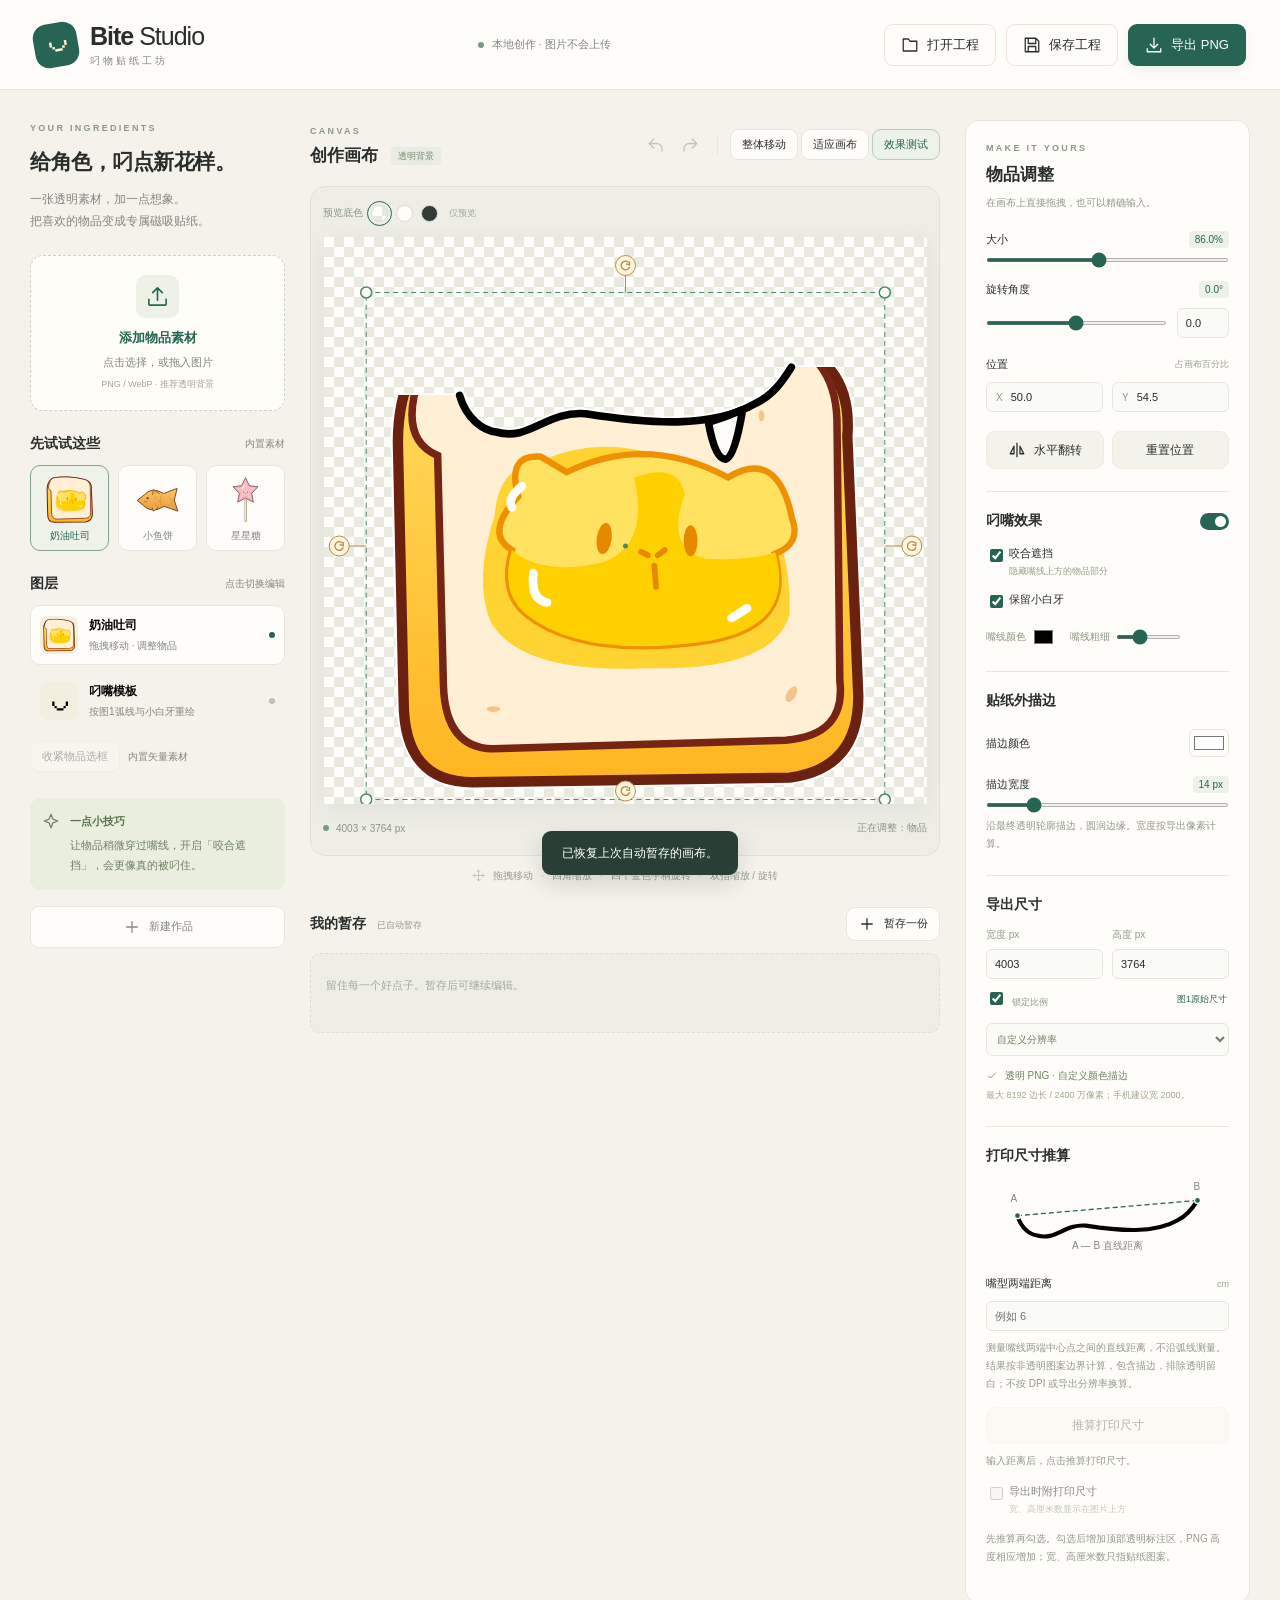
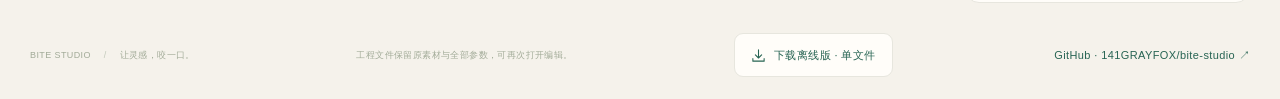
<file: src/index.html>
<!doctype html>
<html lang="zh-CN"><head><meta charset="utf-8"><meta name="viewport" content="width=device-width, initial-scale=1, viewport-fit=cover"><meta name="theme-color" content="#f5f2eb"><title>Bite Studio · 叼物贴纸工坊</title><link rel="stylesheet" href="style.css"></head>
<body>
<header class="topbar"><a class="brand" href="#"><span class="brand-icon">◡</span><span>Bite<span class="brand-light"> Studio</span><small>叼物贴纸工坊</small></span></a><div class="top-note"><span class="dot"></span> 本地创作 · 图片不会上传</div><div class="top-actions"><button id="openProject" class="button quiet"><span data-icon="folder"></span><span>打开工程</span></button><button id="saveProject" class="button quiet"><span data-icon="save"></span><span>保存工程</span></button><button id="export" class="button primary"><span data-icon="download"></span><span>导出 PNG</span></button></div></header>
<main class="workspace">
<aside class="materials panel"><div class="eyebrow">YOUR INGREDIENTS</div><h1>给角色，叼点新花样。</h1><p class="intro">一张透明素材，加一点想象。<br>把喜欢的物品变成专属磁吸贴纸。</p>
<button id="upload" class="upload-card"><span class="upload-icon" data-icon="upload"></span><strong>添加物品素材</strong><span>点击选择，或拖入图片</span><small>PNG / WebP · 推荐透明背景</small></button>
<div class="section-line"><h2>先试试这些</h2><span>内置素材</span></div><div id="samples" class="samples"></div>
<div class="section-line"><h2>图层</h2><span>点击切换编辑</span></div><button class="layer active" id="objectLayer"><span class="layer-thumb" id="sourceThumb"></span><span><strong id="sourceName">奶油吐司</strong><small>拖拽移动 · 调整物品</small></span><span class="layer-dot"></span></button><button class="layer" id="mouthLayer"><span class="layer-thumb mouth-thumb">◡</span><span><strong>叼嘴模板</strong><small>按图1弧线与小白牙重绘</small></span><span class="layer-dot"></span></button>
<div class="bounds-tools"><button id="tightenBounds" class="button quiet small" title="按可见物品重新检测边界，排除外围透明留白">收紧物品选框</button><small id="boundsInfo"></small></div>
<div class="tip"><span data-icon="spark"></span><p><strong>一点小技巧</strong>让物品稍微穿过嘴线，开启「咬合遮挡」，会更像真的被叼住。</p></div><button id="newProject" class="button quiet new-project"><span data-icon="plus"></span> 新建作品</button></aside>
<section class="editor"><div class="editor-heading"><div><span class="eyebrow">CANVAS</span><h2>创作画布 <span class="tag">透明背景</span></h2></div><div class="history"><button id="undo" class="icon-button" title="撤销 Ctrl+Z" aria-label="撤销"><span data-icon="undo"></span></button><button id="redo" class="icon-button" title="重做 Ctrl+Shift+Z" aria-label="重做"><span data-icon="redo"></span></button><span class="divider"></span><button id="moveTogether" class="button quiet small" aria-pressed="false" title="开启后，拖动画布会同时移动嘴部和物品">整体移动</button><button id="fit" class="button quiet small">适应画布</button><button id="testSticker" class="button quiet small" title="将当前贴纸贴到照片上查看效果">效果测试</button></div></div>
<div class="canvas-area" id="canvasArea"><div class="preview-controls"><span>预览底色</span><button data-bg="checker" class="swatch checker selected" aria-label="透明网格"></button><button data-bg="light" class="swatch light" aria-label="浅色"></button><button data-bg="dark" class="swatch dark" aria-label="深色"></button><span class="preview-only">仅预览</span></div><div class="stage-wrap" id="stageWrap"><div id="stage" class="stage checker"><canvas id="art"></canvas><canvas id="controls" tabindex="0" aria-label="编辑画布，拖拽物品，四角缩放，四个金色手柄旋转，旋转手柄始终位于画布内"></canvas></div></div><div class="canvas-caption"><span><span class="dot"></span><span id="resolutionLabel">4003 × 3764 px</span></span><span id="selectionLabel">正在调整：物品</span></div><div id="dropOverlay" class="drop-overlay">松开，添加你的物品</div></div>
<div id="gestureHint" class="gesture-hint" title="按住 Alt 在画布任意位置拖动旋转；Alt + 滚轮缩放"><span data-icon="move"></span> 拖拽移动 <span>·</span> 四角缩放 <span>·</span> 四个金色手柄旋转 <span>·</span> 双指缩放 / 旋转</div>
<section class="draft-section"><div class="section-line"><h2>我的暂存 <span id="saveStatus" class="save-status">自动暂存准备中</span></h2><button id="saveDraft" class="button quiet small"><span data-icon="plus"></span> 暂存一份</button></div><div id="drafts" class="drafts"><p class="empty">留住每一个好点子。暂存后可继续编辑。</p></div></section></section>
<aside class="settings panel"><div class="eyebrow">MAKE IT YOURS</div><h2 id="settingsTitle">物品调整</h2><p class="subtle" id="settingsHelp">在画布上直接拖拽，也可以精确输入。</p>
<div class="field"><label for="scale">大小 <output id="scaleValue"></output></label><input id="scale" type="range" min="5" max="180" step="0.5"></div><div class="field"><label for="angle">旋转角度 <output id="angleValue"></output></label><div class="range-number"><input id="angle" type="range" min="-180" max="180" step="0.1"><input id="angleNumber" type="number" min="-180" max="180" step="0.1" aria-label="旋转角度精确值"></div></div><div class="field"><label>位置 <span>占画布百分比</span></label><div class="two-fields"><label class="inline-input">X<input id="posX" type="number" min="-100" max="200" step="0.1"></label><label class="inline-input">Y<input id="posY" type="number" min="-100" max="200" step="0.1"></label></div></div><div class="two-buttons"><button id="flip" class="button secondary"><span data-icon="flip"></span> 水平翻转</button><button id="resetTransform" class="button secondary">重置位置</button></div>
<div class="settings-section"><div class="section-line"><h2>叼嘴效果</h2><label class="switch"><input id="mouthVisible" type="checkbox" checked><span></span></label></div><label class="check-row"><input id="bite" type="checkbox" checked><span>咬合遮挡<small>隐藏嘴线上方的物品部分</small></span></label><label class="check-row"><input id="tooth" type="checkbox" checked><span>保留小白牙</span></label><div class="mouth-options"><label>嘴线颜色<input id="mouthColor" type="color" value="#000000"></label><label>嘴线粗细<input id="mouthWeight" type="range" min="0.005" max="0.06" step="0.001" value="0.023"></label></div></div>
<div class="settings-section"><h2>贴纸外描边</h2><div class="field outline-color"><label for="outlineColor">描边颜色<input id="outlineColor" type="color" value="#ffffff"></label></div><div class="field"><label for="outline">描边宽度 <output id="outlineValue"></output></label><input id="outline" type="range" min="0" max="80" step="1" value="14"></div><p class="subtle">沿最终透明轮廓描边，圆润边缘。宽度按导出像素计算。</p></div>
<div class="settings-section"><h2>导出尺寸</h2><div class="two-fields"><label class="dimension">宽度 px<input id="width" type="number" min="64" max="8192" value="4003"></label><label class="dimension">高度 px<input id="height" type="number" min="64" max="8192" value="3764"></label></div><div class="size-tools"><label><input id="lockRatio" type="checkbox" checked> 锁定比例</label><button id="originalSize" class="text-button">图1原始尺寸</button></div><select id="sizePreset" aria-label="分辨率预设"><option value="">自定义分辨率</option value="original">图1原尺寸 · 4003 × 3764</option><option value="2000">轻量高清 · 宽 2000</option><option value="1000">快速预览 · 宽 1000</option><option value="square">正方形 · 2048 × 2048</option></select><p class="export-note"><span data-icon="check"></span> 透明 PNG · 自定义颜色描边<br><small>最大 8192 边长 / 2400 万像素；手机建议宽 2000。</small></p></div>
<div class="settings-section print-settings"><h2>打印尺寸推算</h2>
<svg class="print-reference" viewBox="0 0 230 80" role="img" aria-label="测量经典嘴线左右端点 A、B 之间的直线距离"><path d="M -.5 -.035 C -.48 .035 -.43 .07 -.39 .075 C -.29 .105 -.24 .01 -.12 .02 C .07 .05 .26 .065 .39 -.01 C .445 -.035 .475 -.08 .5 -.12" transform="translate(115 45) scale(180)" stroke="#000000" stroke-width=".023"/><path d="M25 38.7 205 23.4" class="print-chord"/><circle cx="25" cy="38.7" r="3"/><circle cx="205" cy="23.4" r="3"/><text x="18" y="25">A</text><text x="201" y="13">B</text><text x="115" y="72" text-anchor="middle">A — B 直线距离</text></svg>
<div class="field"><label for="mouthDistanceCm">嘴型两端距离 <span>cm</span></label><input id="mouthDistanceCm" type="number" min="0" step="any" inputmode="decimal" placeholder="例如 6" aria-describedby="printHelp printStatus"></div>
<p class="subtle" id="printHelp">测量嘴线两端中心点之间的直线距离，不沿弧线测量。结果按非透明图案边界计算，包含描边，排除透明留白；不按 DPI 或导出分辨率换算。</p>
<button id="calculatePrintSize" class="button secondary" type="button" disabled>推算打印尺寸</button>
<div id="printResult" class="print-result" hidden><span>图案打印尺寸 · 约</span><div><span>宽 <strong id="printWidth"></strong> cm</span><span>高 <strong id="printHeight"></strong> cm</span></div></div>
<p id="printStatus" class="subtle" role="status" aria-live="polite">输入距离后，点击推算打印尺寸。</p>
<label class="check-row print-export"><input id="includePrintSize" type="checkbox" disabled aria-describedby="printExportHelp"><span>导出时附打印尺寸<small>宽、高厘米数显示在图片上方</small></span></label>
<p id="printExportHelp" class="subtle">先推算再勾选。勾选后增加顶部透明标注区，PNG 高度相应增加；宽、高厘米数只指贴纸图案。</p>
</div>
</aside></main>
<footer><span>BITE STUDIO <span class="footer-dot">/</span> 让灵感，咬一口。</span><span class="footer-note">工程文件保留原素材与全部参数，可再次打开编辑。</span><a class="button quiet offline-download" href="https://bite-studio.pages.dev/download/BiteStudio.html" download="BiteStudio.html" title="仅一个 HTML 文件，下载后用浏览器打开；无需解压、安装或联网"><span data-icon="download"></span>下载离线版 · 单文件</a><a class="github-link" href="https://github.com/141GRAYFOX/bite-studio" target="_blank" rel="noopener noreferrer" title="查看项目源代码与使用说明">GitHub · 141GRAYFOX/bite-studio ↗</a></footer>
<dialog id="studioDialog"><form id="dialogForm"><h2 id="dialogTitle"></h2><p id="dialogDescription"></p><input id="dialogName" type="text" maxlength="80" aria-label="暂存名称"><div class="dialog-actions"><button id="dialogCancel" type="button" class="button quiet">取消</button><button id="dialogConfirm" type="submit" class="button primary">暂存</button></div></form></dialog>
<dialog id="mockupDialog" aria-labelledby="mockupTitle" aria-describedby="mockupDescription">
<div class="mockup-heading"><div><span class="eyebrow">TRY IT ON</span><h2 id="mockupTitle">贴纸效果测试</h2></div><button id="mockupClose" class="button quiet small" type="button">返回编辑</button></div>
<p id="mockupDescription">把当前贴纸贴到你的照片上，看看实际效果。每次打开时会重新合成当前作品。</p>
<div class="mockup-toolbar"><button id="mockupUpload" class="button primary" type="button">上传 / 更换背景图</button><button id="mockupReset" class="button quiet" type="button" disabled>重置贴纸位置</button><span id="mockupSize"></span></div>
<div class="mockup-layers" role="group" aria-label="选择要调整的图层"><button id="mockupStickerLayer" class="button quiet small" type="button" aria-pressed="true" disabled>调整贴纸</button><button id="mockupBackgroundLayer" class="button quiet small" type="button" aria-pressed="false" disabled>调整背景</button></div>
<div id="mockupView" class="mockup-view checker"><div id="mockupEmpty" class="mockup-empty"><strong>选张照片，试试贴在哪里</strong><span>车身、电脑、杯子……都可以成为你的背景。</span><button id="mockupEmptyUpload" class="button primary" type="button">上传背景图</button><small>PNG / JPEG / WebP · 也可拖入图片</small></div><div id="mockupStage" hidden><canvas id="mockupArt"></canvas><canvas id="mockupControls" tabindex="0" aria-label="效果测试画布：拖动移动贴纸，四角缩放，金色手柄旋转，双指缩放旋转，方向键微调"></canvas></div></div>
<div class="mockup-fields"><div class="field"><label for="mockupScale"><span id="mockupScaleLabel" class="mockup-field-name">贴纸大小</span><span>相对画布宽度 %</span></label><div class="range-number"><input id="mockupScale" type="range" min="1" max="500" step="0.1" disabled><input id="mockupScaleNumber" type="number" min="1" max="500" step="0.1" aria-label="效果测试贴纸大小百分比" disabled></div></div><div class="field"><label for="mockupAngle">旋转角度 <span>°</span></label><div class="range-number"><input id="mockupAngle" type="range" min="-180" max="180" step="0.1" disabled><input id="mockupAngleNumber" type="number" min="-180" max="180" step="0.1" aria-label="效果测试贴纸旋转角度" disabled></div></div></div>
<p class="mockup-hint">拖动移动 · 四角缩放 · 金色手柄旋转 · 滚轮缩放 · 双指缩放 / 旋转</p>
<div class="mockup-bottom"><p id="mockupStatus" role="status" aria-live="polite"></p><button id="mockupSave" class="button primary" type="button" disabled>保存效果图</button></div>
<p class="mockup-note">图片仅在当前浏览器内处理。背景与贴纸可独立调整，不影响原作品。画布边界固定，背景移开后的空白导出为透明；测试设置仅在本次页面中保留。</p>
<input id="mockupFile" type="file" accept="image/png,image/jpeg,image/webp" hidden>
</dialog>
<input type="file" id="imageFile" accept="image/png,image/webp,image/jpeg" hidden><input type="file" id="projectFile" accept=".bite,.json" hidden><div id="toast" role="status" aria-live="polite"></div><div id="exportProgress" class="export-progress" hidden><div><span class="spinner"></span><h2>正在制作你的贴纸</h2><p id="progressText">高质量渲染中…</p><button id="cancelExport" class="button secondary">取消导出</button></div></div>
<script src="renderer.js"></script><script src="mockup.js"></script><script src="app.js"></script></body></html>
</file>
<file: src/style.css>
@charset "UTF-8";
.print-reference{width:100%;height:80px;margin-top:12px;color:var(--green);stroke-width:1.3;overflow:visible}
.print-reference .print-chord{stroke:var(--green);stroke-dasharray:4 4}
.print-reference circle{fill:var(--green);stroke:var(--paper)}
.print-reference text{fill:var(--muted);stroke:none;font-size:10px;font-family:var(--font)}
.print-settings>.button{width:100%}
.print-result{margin-top:14px;padding:13px 12px;background:#edf3e8;border:1px solid #dce6d7;border-radius:9px;color:var(--green)}
.print-result[hidden]{display:none}
.print-result>span{font-size:10px}
.print-result>div{display:flex;gap:8px 18px;flex-wrap:wrap;margin-top:10px;font-size:11px}
.print-result strong{font-size:19px;font-weight:600;font-variant-numeric:tabular-nums}
.print-settings input[aria-invalid="true"]{border-color:#b95c50}
.print-export{margin-top:18px}.print-export input:disabled+span{opacity:.55}#printExportHelp{line-height:1.8}
:root{--bg:#f5f2eb;--paper:#fffdf9;--ink:#292e2c;--muted:#838780;--line:#e7e6de;--green:#276453;--accent:#e9b972;--font:"Segoe UI","Microsoft YaHei",sans-serif}*{box-sizing:border-box}body{margin:0;background:var(--bg);color:var(--ink);font-family:var(--font);font-size:13px}button,input,select{font:inherit}button{cursor:pointer}button:disabled{opacity:.35;cursor:default}button:focus-visible,a:focus-visible,input:focus-visible,select:focus-visible,canvas:focus-visible{outline:2px solid var(--green);outline-offset:3px}button{transition:background .15s,transform .15s}button:hover:not(:disabled){filter:brightness(.97)}button:active:not(:disabled){transform:translateY(1px)}svg{width:18px;height:18px;display:block;fill:none;stroke:currentColor;stroke-width:1.7;stroke-linecap:round;stroke-linejoin:round}.topbar{height:90px;padding:0 34px;display:flex;align-items:center;justify-content:space-between;border-bottom:1px solid var(--line);gap:18px;background:var(--paper)}.brand{display:flex;gap:12px;align-items:center;text-decoration:none;color:var(--ink);font-size:25px;font-weight:700;letter-spacing:-1px}.brand-icon{height:44px;width:44px;background:var(--green);color:#fff4d6;border-radius:14px;display:grid;place-items:center;font-size:40px;font-weight:400;line-height:1;padding-bottom:15px;transform:rotate(-10deg)}.brand-light{font-weight:400}.brand small{display:block;font-size:10px;letter-spacing:3px;font-weight:400;color:var(--muted);margin-top:3px}.top-note{color:var(--muted);font-size:11px;display:flex;align-items:center;gap:8px}.dot{display:inline-block;width:6px;height:6px;border-radius:50%;background:#779c83}.top-actions{display:flex;gap:10px}.button{border:1px solid transparent;border-radius:9px;padding:11px 16px;display:inline-flex;align-items:center;justify-content:center;gap:8px;font-weight:500;white-space:nowrap;color:var(--ink);background:transparent}.button.primary{background:var(--green);color:white;box-shadow:0 4px 10px #27645316}.button.quiet{border-color:var(--line);background:var(--paper)}.button.secondary{background:#f3f3ec;border-color:#ebebe3;padding:9px 10px;font-size:12px}.button.small{padding:7px 11px;font-size:11px}.workspace{display:grid;grid-template-columns:255px minmax(320px,1fr) 285px;gap:25px;width:100%;margin:0 auto;padding:30px}.panel{padding:3px 0}.eyebrow{font-size:9px;letter-spacing:2.3px;color:#8d978b;font-weight:600}h1{font-size:21px;line-height:1.65;margin:12px 0 8px;font-weight:600;letter-spacing:-.5px}h2{font-size:14px;margin:0;font-weight:600}.intro{color:var(--muted);font-size:12px;line-height:1.9;margin:0 0 22px}.upload-card{width:100%;background:#fffdf7;border:1.5px dashed #c8d3c3;min-height:156px;border-radius:13px;display:flex;flex-direction:column;align-items:center;justify-content:center;gap:8px;color:var(--green)}.upload-card:hover{background:#f0f4e9;border-color:var(--green)}.upload-icon{background:#edf1e6;border-radius:10px;padding:10px;margin-bottom:3px}.upload-icon svg{width:23px;height:23px}.upload-card strong{font-size:13px}.upload-card span:not(.upload-icon){font-size:11px;color:var(--muted)}.upload-card small{color:#a2a699;font-size:9px}.section-line{display:flex;align-items:center;justify-content:space-between;margin:24px 0 12px;gap:8px}.section-line>span{font-size:10px;color:var(--muted)}.samples{display:grid;grid-template-columns:repeat(3,1fr);gap:9px}.sample{border:1px solid var(--line);background:var(--paper);border-radius:10px;padding:9px 5px 7px;display:flex;flex-direction:column;align-items:center;gap:5px;font-size:10px;color:var(--muted)}.sample img{width:51px;height:49px;object-fit:contain}.sample.selected{border-color:#84a18e;background:#eef2e8;color:var(--green)}.layer{border:1px solid transparent;width:100%;display:flex;align-items:center;gap:11px;background:transparent;padding:10px 9px;border-radius:10px;text-align:left;margin-bottom:6px}.layer.active{background:var(--paper);border-color:var(--line);box-shadow:0 2px 5px #33333303}.layer-thumb{flex:none;width:38px;height:38px;border-radius:8px;background:#f3efde;display:grid;place-items:center;overflow:hidden}.layer-thumb img{width:100%;height:100%;object-fit:contain}.mouth-thumb{font-size:36px;color:#000000;padding-bottom:12px}.layer strong{font-size:12px;font-weight:600;display:block;max-width:145px;white-space:nowrap;overflow:hidden;text-overflow:ellipsis}.layer small{display:block;font-size:10px;color:var(--muted);margin-top:5px}.layer-dot{width:6px;height:6px;background:#bdc3b9;border-radius:50%;margin-left:auto}.active .layer-dot{background:var(--green)}.tip{display:flex;gap:10px;margin-top:26px;padding:14px 12px;background:#eaeede;border-radius:11px;color:#6f8065}.tip svg{flex:none;width:18px}.tip p{font-size:11px;line-height:1.8;margin:0}.tip strong{display:block;margin-bottom:4px;color:#57704d;font-size:11px}.new-project{width:100%;margin-top:16px;font-size:11px;color:var(--muted)}.editor{min-width:0}.editor-heading{display:flex;align-items:center;justify-content:space-between;margin-bottom:17px;min-height:49px;flex-wrap:wrap;gap:10px}.editor-heading h2{margin-top:7px;font-size:17px}.tag{font-size:9px;background:#e8ece2;color:#7b8a73;padding:4px 7px;border-radius:4px;margin-left:8px;vertical-align:middle;font-weight:400}.history{display:flex;align-items:center;gap:3px}.icon-button{width:31px;height:31px;display:grid;place-items:center;background:transparent;border:0;border-radius:6px;color:#657361}.divider{width:1px;height:20px;background:var(--line);margin:0 9px}.canvas-area{background:#eeeee7;border:1px solid #e0e2d8;border-radius:15px;position:relative;padding:15px 12px 10px;overflow:hidden}.preview-controls{display:flex;align-items:center;gap:8px;color:#8c9589;font-size:10px;height:22px;margin-bottom:13px}.swatch{border:1px solid #d6dbcf;border-radius:50%;width:17px;height:17px;padding:0}.swatch.selected{outline:1.5px solid var(--green);outline-offset:3px}.checker{background-color:#fffefa;background-image:linear-gradient(45deg,#e9e9e0 25%,transparent 25%),linear-gradient(-45deg,#e9e9e0 25%,transparent 25%),linear-gradient(45deg,transparent 75%,#e9e9e0 75%),linear-gradient(-45deg,transparent 75%,#e9e9e0 75%);background-size:20px 20px;background-position:0 0,0 10px,10px -10px,-10px 0}.light{background:#fffdf7}.dark{background:#333a37}.preview-only{font-size:9px;margin-left:3px;color:#a3a99d}.stage-wrap{width:100%;aspect-ratio:var(--canvas-ratio,4003/3764);min-height:220px;max-height:1600px;display:flex;align-items:center;justify-content:center}.stage{position:relative;box-shadow:0 6px 25px #30372a12;border-radius:2px;overflow:hidden}.stage canvas{position:absolute;inset:0;width:100%;height:100%}#controls{touch-action:none;cursor:grab}#controls:active{cursor:grabbing}.canvas-caption{display:flex;justify-content:space-between;gap:10px;align-items:center;height:33px;margin-top:7px;color:#8c9586;font-size:10px}.canvas-caption>span:first-child{display:flex;gap:7px;align-items:center}.gesture-hint{display:flex;justify-content:center;align-items:center;gap:8px;color:#959e8e;font-size:10px;margin-top:13px;flex-wrap:wrap}.gesture-hint svg{width:13px;height:13px}.gesture-hint>span{color:#bcc1b6}.draft-section{margin-top:24px}.draft-section .section-line{margin-top:0}.save-status{font-size:9px;color:#929c87;font-weight:400;margin-left:7px}.drafts{display:flex;gap:10px;overflow:auto;padding-bottom:7px;min-height:87px}.empty{color:#a3ab9a;background:#eeeee6;border:1px dashed #dce0d2;border-radius:10px;width:100%;padding:24px 15px;font-size:11px;margin:0}.draft-card{position:relative;width:125px;flex:none;border:1px solid var(--line);border-radius:9px;background:var(--paper);overflow:hidden}.draft-card>button:first-child{width:100%;border:0;background:transparent;padding:6px;text-align:left}.draft-card img{width:100%;height:72px;object-fit:contain;background:#f3f1e8;border-radius:5px}.draft-card strong{display:block;font-size:10px;margin-top:5px;white-space:nowrap;text-overflow:ellipsis;overflow:hidden;font-weight:500}.draft-card small{font-size:9px;color:var(--muted)}.draft-delete{position:absolute;right:4px;top:4px;background:#fffdf9e0;border:0;border-radius:4px;color:#7a8472;padding:3px 6px}.settings{background:var(--paper);border:1px solid var(--line);border-radius:14px;padding:22px 20px;height:fit-content}.settings>h2{font-size:17px;margin-top:10px}.subtle{font-size:10px;color:#92978d;line-height:1.8;margin:8px 0 14px}.field{margin:19px 0}.field>label{display:flex;justify-content:space-between;align-items:center;font-size:11px;margin-bottom:10px}.field label>span{font-size:9px;color:#9ba191}output{font-size:10px;color:var(--green);background:#edf1e7;border-radius:4px;padding:3px 6px;font-variant-numeric:tabular-nums}input[type=range]{accent-color:var(--green);width:100%;height:4px;cursor:pointer;display:block;margin:10px 0}input[type=checkbox]{accent-color:var(--green);margin-right:6px}input[type=number]{border:1px solid var(--line);background:#fafbf6;border-radius:6px;min-width:0;width:100%;padding:8px;color:var(--ink);font-size:11px}input[type=number]::-webkit-inner-spin-button{opacity:0}.range-number{display:flex;gap:10px;align-items:center}.range-number>input[type=number]{width:64px}.two-fields{display:grid;grid-template-columns:1fr 1fr;gap:9px}.inline-input{display:flex;align-items:center;background:#fafbf6;border:1px solid var(--line);border-radius:6px;padding-left:9px;color:#8d9987;font-size:10px}.inline-input input{border:0;background:none}.two-buttons{display:flex;gap:8px}.two-buttons .button{flex:1}.settings-section{border-top:1px solid var(--line);padding-top:20px;margin-top:22px}.settings-section .section-line{margin:0 0 16px}.check-row{display:flex;align-items:start;font-size:11px;margin:14px 0}.check-row small{display:block;font-size:9px;color:#969e8c;margin-top:4px}.switch input{position:absolute;opacity:0;pointer-events:none}.switch>span{display:block;width:29px;height:17px;background:#d6dbc9;border-radius:10px;position:relative;cursor:pointer}.switch>span:before{content:"";position:absolute;width:11px;height:11px;border-radius:50%;background:white;left:3px;top:3px;transition:left .15s}.switch input:checked+span{background:var(--green)}.switch input:checked+span:before{left:15px}.mouth-options{display:flex;align-items:center;gap:15px;color:#8e9786;font-size:10px}.mouth-options>label{display:flex;align-items:center;gap:6px}.mouth-options input[type=color]{width:23px;height:22px;border:0;padding:0;background:none;cursor:pointer}.mouth-options input[type=range]{width:65px}.outline-color input[type=color]{width:40px;height:28px;border:1px solid var(--line);border-radius:6px;padding:2px;background:var(--paper);cursor:pointer}.settings-section .field{margin-bottom:7px}.dimension{font-size:10px;color:#909988;margin-top:14px}.dimension input{display:block;margin-top:7px}.size-tools{display:flex;justify-content:space-between;align-items:center;margin:10px 0 14px;font-size:9px;color:#8e9687}.text-button{border:0;background:transparent;padding:2px;color:var(--green);font-size:9px}select{width:100%;padding:9px 6px;background:#fafbf6;border:1px solid var(--line);border-radius:6px;color:#6f7d64;font-size:10px}.export-note{font-size:10px;color:#6d8364;line-height:1.9;margin-bottom:0}.export-note svg{width:12px;height:12px;display:inline-block;vertical-align:middle;margin-right:4px}.export-note small{font-size:9px;color:#a0a690}.drop-overlay{position:absolute;inset:0;background:#e9f0e3e8;border:3px dashed #527761;border-radius:15px;display:none;place-items:center;font-size:20px;color:var(--green);z-index:3}.drop-overlay.show{display:grid}footer{max-width:1640px;margin:auto;padding:0 30px 22px;display:flex;justify-content:space-between;font-size:9px;color:#a2ab98;letter-spacing:.4px}.footer-dot{margin:0 10px;color:#c2c9ba}#toast{position:fixed;bottom:25px;left:50%;transform:translate(-50%,20px);padding:12px 20px;border-radius:9px;background:#293f35;color:#fff;box-shadow:0 8px 25px #0002;opacity:0;pointer-events:none;transition:opacity .2s,transform .2s;z-index:20;max-width:90vw;font-size:12px;line-height:1.7}#toast.show{opacity:1;transform:translate(-50%,0)}.export-progress{position:fixed;inset:0;background:#f5f2ebc9;backdrop-filter:blur(8px);z-index:30;display:grid;place-items:center}.export-progress[hidden]{display:none}.export-progress>div{background:var(--paper);padding:35px 45px;border-radius:18px;border:1px solid var(--line);text-align:center;box-shadow:0 15px 60px #0001}.export-progress h2{font-size:17px;margin:18px 0 10px}.export-progress p{color:var(--muted);font-size:12px}.spinner{display:inline-block;width:30px;height:30px;border:3px solid #dce5d4;border-top-color:var(--green);border-radius:50%;animation:spin .9s linear infinite}@keyframes spin{to{transform:rotate(360deg)}}
@media(min-width:1550px){.workspace{grid-template-columns:280px minmax(320px,1fr) 310px;gap:35px}}
@media(max-width:1150px){.workspace{grid-template-columns:210px minmax(280px,1fr) 250px;gap:17px;padding:23px 20px}.topbar{padding:0 22px}.top-note{display:none}.settings{padding:18px 15px}.topbar{height:80px}.gesture-hint{font-size:9px;gap:5px}h1{font-size:18px}.sample img{width:43px}.two-buttons{gap:5px}.two-buttons .button{font-size:10px;padding:9px 5px}}
@media(max-width:950px){.workspace{grid-template-columns:190px minmax(280px,1fr);gap:20px}.settings{grid-column:1/-1;display:grid;grid-template-columns:1fr 1fr;gap:0 25px}.settings>.eyebrow,.settings>h2,.settings>.subtle{grid-column:1/-1}.settings-section{margin:10px 0}.top-actions .quiet span:not([data-icon]){display:none}.layer strong{max-width:110px}}
@media(max-width:640px){.topbar{height:72px;padding:0 15px;gap:8px}.brand{font-size:20px;gap:8px}.brand-icon{width:33px;height:33px;font-size:30px;padding-bottom:13px;border-radius:10px}.brand small{font-size:8px;letter-spacing:2px}.top-actions{gap:5px}.top-actions .button{padding:9px}.top-actions .primary{font-size:11px}.top-actions svg{width:16px;height:16px}.workspace{display:flex;flex-direction:column;padding:20px 15px;gap:20px}.materials{display:grid;grid-template-columns:1fr 1fr;gap:10px}.materials>.eyebrow,.materials>h1,.materials>.intro,.materials>.tip,.materials>.section-line,.materials>.new-project{display:none}.upload-card{grid-row:1;min-height:104px;padding:8px}.upload-icon{display:none}.samples{align-items:stretch;gap:5px}.sample{min-width:0;font-size:9px}.sample img{width:35px;height:49px}.layer{margin:0;padding:8px 5px}.layer small{font-size:9px}.layer strong{max-width:110px}.layer-thumb{width:29px;height:29px}.editor-heading{margin-bottom:12px}.editor-heading h2{font-size:15px}.editor-heading .tag{font-size:8px}.history .divider{margin:0 3px}.canvas-area{padding:12px 12px 5px}.stage-wrap{max-height:80vh}.gesture-hint{font-size:9px}.settings{display:block;padding:20px}.settings-section{margin-top:22px}.settings .field{margin:17px 0}.settings>.subtle{margin-bottom:18px}.draft-section{margin-top:20px}.save-status{display:block;margin:5px 0 0;font-size:9px}footer{padding:0 15px 20px;font-size:8px}footer>.footer-note{display:none}.export-progress>div{padding:30px 25px}.canvas-caption{font-size:9px}.preview-controls{font-size:9px}}
@media(prefers-reduced-motion:reduce){*{transition:none!important}.spinner{animation:none}}
dialog{border:1px solid var(--line);border-radius:16px;padding:28px;background:var(--paper);color:var(--ink);width:min(410px,90vw);box-shadow:0 20px 80px #0002}dialog::backdrop{background:#293a3260;backdrop-filter:blur(3px)}dialog h2{font-size:18px}dialog p{font-size:12px;color:var(--muted);line-height:1.8;margin:12px 0 20px}dialog input[type=text]{width:100%;border:1px solid var(--line);background:#f8faf4;border-radius:7px;padding:12px;font:inherit;color:var(--ink)}.dialog-actions{display:flex;gap:10px;justify-content:flex-end;margin-top:24px}

#moveTogether[aria-pressed="true"]{background:var(--green);border-color:var(--green);color:white}.history{flex-wrap:wrap;justify-content:flex-end}@media(max-width:640px){.editor-heading .history{width:100%}}
.bounds-tools{display:flex;align-items:center;flex-wrap:wrap;gap:8px;margin-top:10px}.bounds-tools small{color:var(--muted);font-size:10px;line-height:1.6}@media(max-width:640px){.bounds-tools{grid-column:1/-1;margin-top:0}}

footer{align-items:center;gap:12px;flex-wrap:wrap}.github-link{display:inline-flex;align-items:center;min-height:44px;color:var(--green);font-size:11px;text-decoration:none;font-weight:500}.github-link:hover{text-decoration:underline}
.offline-download{min-height:44px;color:var(--green);font-size:11px;text-decoration:none}.offline-download svg{width:15px;height:15px}.offline-download:hover{background:#edf3e8}

#testSticker{border-color:#b8cdbd;background:#edf3e8;color:var(--green)}
#mockupDialog{width:min(1060px,calc(100vw - 32px));max-height:calc(100dvh - 32px);padding:24px;overflow:auto}
.mockup-heading,.mockup-toolbar,.mockup-bottom{display:flex;justify-content:space-between;align-items:center;gap:12px;flex-wrap:wrap}
.mockup-heading h2{margin-top:7px;font-size:21px}
#mockupDescription{margin:12px 0 18px}
.mockup-toolbar{justify-content:flex-start;margin-bottom:14px}
.mockup-layers{display:flex;gap:8px;margin-bottom:12px}
.mockup-layers [aria-pressed="true"]{background:var(--green);border-color:var(--green);color:white}
.mockup-fields .mockup-field-name{font-size:11px;color:var(--ink)}
#mockupSize{margin-left:auto;color:var(--muted);font-size:11px}
.mockup-view{height:min(53vh,530px);min-height:180px;display:flex;align-items:center;justify-content:center;overflow:hidden;border:1px solid var(--line);border-radius:12px}
.mockup-empty{display:flex;flex-direction:column;align-items:center;gap:15px;padding:25px;text-align:center;color:var(--muted);font-size:12px}
.mockup-empty strong{font-size:18px;color:var(--green)}
.mockup-empty small{font-size:10px}
#mockupEmpty[hidden],#mockupStage[hidden]{display:none}
#mockupStage{position:relative;flex:none;box-shadow:0 4px 24px #0002}
#mockupStage canvas{position:absolute;inset:0;width:100%;height:100%}
#mockupControls{touch-action:none;cursor:grab}
#mockupControls:active{cursor:grabbing}
.mockup-fields{display:grid;grid-template-columns:1fr 1fr;gap:25px}
.mockup-fields .field{margin:18px 0 8px}
.mockup-fields .range-number>input[type=number]{width:76px}
#mockupDialog .mockup-hint{margin:8px 0 15px;font-size:10px}
#mockupStatus{margin:0;flex:1;min-width:160px;font-size:11px;color:var(--green)}
#mockupDialog .mockup-note{margin:13px 0 0;font-size:10px}
@media(min-width:951px){
  #mockupDialog{width:80vw;height:80dvh;max-width:none;max-height:80dvh}
  #mockupDialog[open]{display:grid;grid-template-columns:minmax(0,1fr) 250px;grid-template-rows:auto auto auto minmax(150px,1fr) auto auto auto;grid-template-areas:"heading heading" "description description" "toolbar layers" "view fields" "view hint" "view bottom" "note note";column-gap:22px}
  .mockup-heading{grid-area:heading}
  #mockupDescription{grid-area:description}
  .mockup-toolbar{grid-area:toolbar}
  .mockup-layers{grid-area:layers;align-items:center}
  .mockup-view{grid-area:view;height:auto;min-height:180px}
  .mockup-fields{grid-area:fields;display:flex;flex-direction:column;gap:8px;align-self:start}
  .mockup-fields .field{margin:8px 0}
  #mockupDialog .mockup-hint{grid-area:hint}
  .mockup-bottom{grid-area:bottom;flex-direction:column;align-items:stretch;gap:12px}
  #mockupStatus{min-width:0;flex:none}
  #mockupDialog .mockup-note{grid-area:note}
}
@media(max-width:640px){#mockupDialog{width:calc(100vw - 16px);max-height:calc(100dvh - 16px);padding:16px}.mockup-heading h2{font-size:18px}.mockup-toolbar{gap:8px}.mockup-toolbar .button{font-size:11px;padding:10px}.mockup-view{height:42vh;min-height:160px}.mockup-fields{gap:14px}.mockup-fields .range-number{gap:5px}.mockup-fields .range-number>input[type=number]{width:59px}#mockupDialog .mockup-hint{line-height:1.8}.mockup-empty{gap:12px;padding:18px}.mockup-empty strong{font-size:16px}}
</file>
